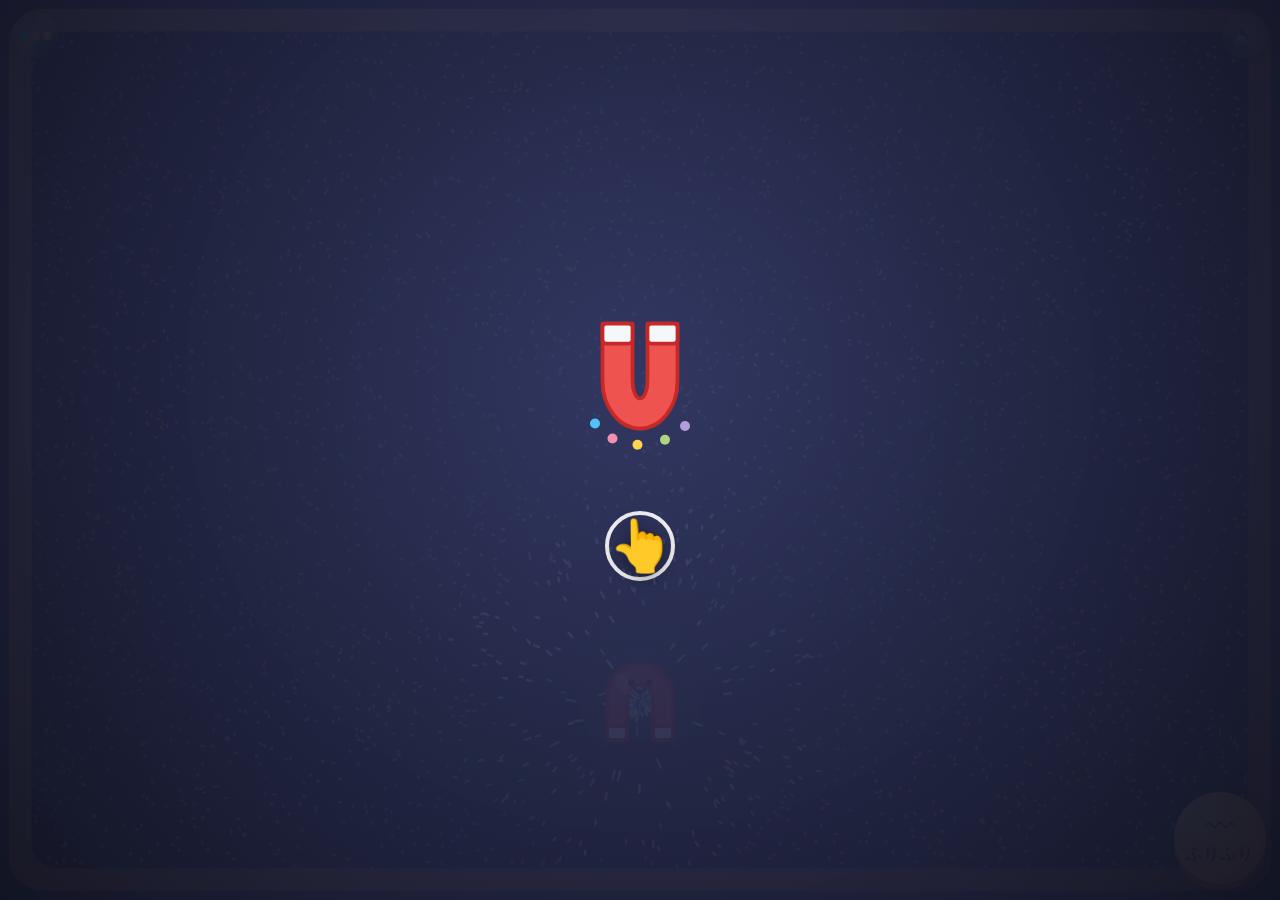
<file: color-magnet-sand-garden/index.html>
<!DOCTYPE html>
<html lang="ja">
<head>
<meta charset="utf-8">
<meta name="viewport" content="width=device-width, initial-scale=1, maximum-scale=1, user-scalable=no, viewport-fit=cover">
<meta name="apple-mobile-web-app-capable" content="yes">
<meta name="mobile-web-app-capable" content="yes">
<meta name="apple-mobile-web-app-status-bar-style" content="black-translucent">
<meta name="apple-mobile-web-app-title" content="すなもよう庭">
<meta name="theme-color" content="#171a2b">
<title>カラーじしゃく すなもよう庭</title>
<link rel="manifest" href="manifest.webmanifest">
<link rel="icon" href="icons/icon.svg" type="image/svg+xml">
<link rel="apple-touch-icon" href="icons/icon-180.png">
<link rel="stylesheet" href="css/style.css">
</head>
<body>
<div id="stage">
  <canvas id="game"></canvas>

  <div id="ui">
    <button id="shakeBtn" type="button" aria-label="すなを ならす">
      <span class="shake-icon">〰</span>
      <span class="shake-label">ふりふり</span>
    </button>
    <button id="muteBtn" type="button" class="chip" aria-label="おとの おんおふ">🔊</button>
    <button id="themeBtn" type="button" class="chip" aria-label="いろを かえる">
      <span class="theme-dots"><i></i><i></i><i></i></span>
    </button>
  </div>

  <div id="title" class="overlay" role="button" aria-label="タップして はじめる">
    <div class="title-card" aria-hidden="true">
      <div class="title-magnet">
        <svg viewBox="0 0 120 120" width="150" height="150">
          <path d="M30 14 h24 v46 a6 14 0 0 0 12 0 V14 h24 v46 a30 38 0 0 1 -60 0 Z"
                fill="#ef5350" stroke="#c62828" stroke-width="3" stroke-linejoin="round"/>
          <rect x="30" y="14" width="24" height="16" rx="3" fill="#f5f7fb" stroke="#c62828" stroke-width="3"/>
          <rect x="66" y="14" width="24" height="16" rx="3" fill="#f5f7fb" stroke="#c62828" stroke-width="3"/>
          <circle cx="24" cy="94" r="4" fill="#4FC3F7"/>
          <circle cx="38" cy="106" r="4" fill="#F48FB1"/>
          <circle cx="58" cy="111" r="4" fill="#FFD54F"/>
          <circle cx="80" cy="107" r="4" fill="#AED581"/>
          <circle cx="96" cy="96" r="4" fill="#B39DDB"/>
        </svg>
      </div>
      <div class="tap-cue">
        <span class="tap-ring"></span>
        <span class="tap-finger">👆</span>
      </div>
    </div>
  </div>
</div>

<script src="js/config.js"></script>
<script src="js/audio.js"></script>
<script src="js/sim.js"></script>
<script src="js/render.js"></script>
<script src="js/input.js"></script>
<script src="js/main.js"></script>
</body>
</html>
</file>
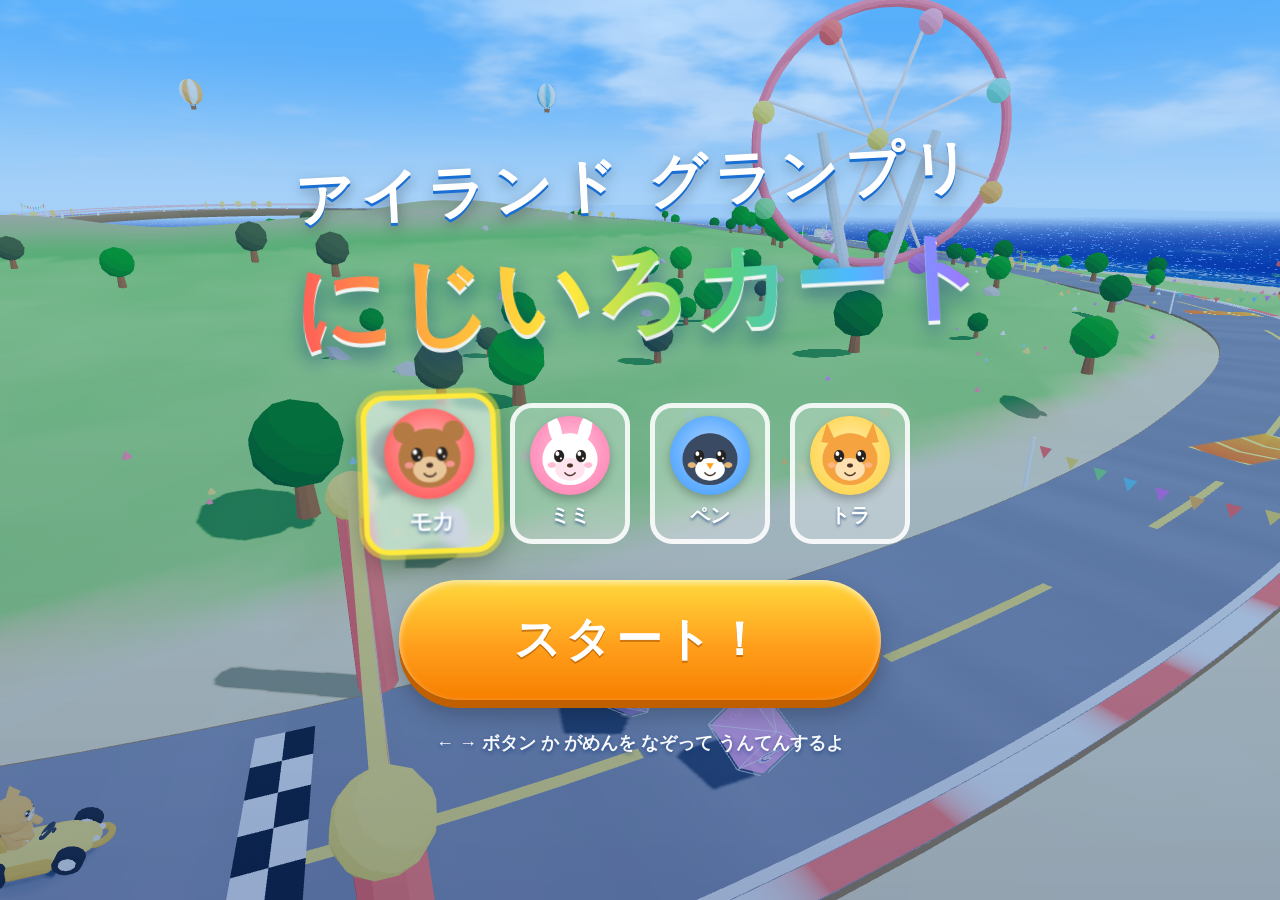
<file: kart-world-3d/index.html>
<!DOCTYPE html>
<html lang="ja">
<head>
<meta charset="UTF-8">
<meta name="viewport" content="width=device-width, initial-scale=1.0, maximum-scale=1.0, user-scalable=no, viewport-fit=cover">
<meta name="apple-mobile-web-app-capable" content="yes">
<meta name="apple-mobile-web-app-status-bar-style" content="black-translucent">
<meta name="theme-color" content="#4ec5f7">
<title>にじいろカート アイランドGP</title>
<link rel="icon" href="data:image/svg+xml,%3Csvg xmlns='http://www.w3.org/2000/svg' viewBox='0 0 100 100'%3E%3Ctext y='.9em' font-size='90'%3E🏎️%3C/text%3E%3C/svg%3E">
<style>
  * { margin:0; padding:0; box-sizing:border-box; -webkit-tap-highlight-color:transparent; }
  html, body { width:100%; height:100%; overflow:hidden; position:fixed; background:#4ec5f7;
    font-family:"Hiragino Maru Gothic ProN","BIZ UDGothic","Rounded Mplus 1c","M PLUS Rounded 1c",sans-serif;
    touch-action:none; -webkit-user-select:none; user-select:none; }
  #game-canvas { position:absolute; inset:0; width:100%; height:100%; display:block; }

  /* ---------- 共通UIパーツ ---------- */
  .screen { position:absolute; inset:0; display:flex; flex-direction:column; align-items:center;
    justify-content:center; z-index:20; transition:opacity .4s; }
  .hidden { opacity:0 !important; pointer-events:none !important; }
  .big-btn {
    border:none; cursor:pointer; color:#fff; font-weight:900;
    font-family:inherit; letter-spacing:.08em;
    background:linear-gradient(180deg,#ffd93d 0%,#ff9f1c 55%,#f77f00 100%);
    border-radius:999px; padding:max(3.2vh,18px) max(9vw,44px);
    font-size:clamp(26px, 6.5vw, 46px);
    box-shadow:0 8px 0 #c05f00, 0 14px 24px rgba(0,0,0,.25), inset 0 3px 6px rgba(255,255,255,.6);
    text-shadow:0 2px 0 rgba(160,80,0,.55);
    transition:transform .08s, box-shadow .08s;
  }
  .big-btn:active { transform:translateY(6px); box-shadow:0 2px 0 #c05f00, 0 6px 12px rgba(0,0,0,.25); }

  /* ---------- タイトル ---------- */
  #title-screen { background:linear-gradient(180deg, rgba(30,150,255,.25), rgba(0,60,160,.35)); }
  #logo { text-align:center; margin-bottom:2vh; transform:rotate(-3deg); }
  #logo .l1 { display:block; font-size:clamp(30px,7vw,58px); font-weight:900; color:#fff;
    text-shadow:0 3px 0 #1a6fd4, 0 6px 14px rgba(0,0,0,.35); letter-spacing:.12em; }
  #logo .l2 { display:block; margin-top:.5vh; font-size:clamp(46px,11vw,96px); font-weight:900; letter-spacing:.02em;
    background:linear-gradient(90deg,#ff5a5a,#ffb13d,#ffe93d,#5ad66f,#4db9ff,#b06bff);
    -webkit-background-clip:text; background-clip:text; color:transparent;
    filter:drop-shadow(0 4px 0 rgba(255,255,255,.9)) drop-shadow(0 9px 10px rgba(0,40,120,.45)); }
  #char-row { display:flex; gap:clamp(8px,2.4vw,20px); margin:3vh 0 4vh; flex-wrap:wrap; justify-content:center; padding:0 12px; }
  .char-card { width:clamp(74px,19vw,120px); border-radius:22px; border:5px solid rgba(255,255,255,.85);
    background:rgba(255,255,255,.28); padding:8px 4px 10px; text-align:center; cursor:pointer;
    transition:transform .15s, background .15s, border-color .15s; backdrop-filter:blur(3px); }
  .char-card img { width:78%; aspect-ratio:1; border-radius:50%; display:block; margin:0 auto;
    box-shadow:0 4px 10px rgba(0,0,0,.25); background:#fff; }
  .char-card .cname { display:block; margin-top:7px; font-weight:900; color:#fff;
    font-size:clamp(14px,3.4vw,20px); text-shadow:0 2px 3px rgba(0,50,120,.6); }
  .char-card.sel { transform:scale(1.13) rotate(-2deg); background:rgba(255,255,255,.55); border-color:#ffe93d;
    box-shadow:0 0 0 4px rgba(255,233,61,.5), 0 10px 24px rgba(0,0,0,.3); }
  #title-hint { margin-top:3.4vh; color:#fff; font-weight:800; font-size:clamp(13px,3vw,18px);
    text-shadow:0 2px 4px rgba(0,50,120,.6); opacity:.95; }
  /* 高さが低い横画面ではロゴとカードを小さく */
  @media (max-height: 480px) {
    #logo .l1 { font-size:clamp(18px,3.6vh,30px); }
    #logo .l2 { font-size:clamp(30px,9vh,60px); }
    #char-row { margin:1.2vh 0 1.6vh; }
    .char-card { width:clamp(64px,17vh,96px); border-width:4px; }
    .big-btn { padding:1.6vh 8vw; font-size:clamp(20px,7vh,34px); }
    #title-hint { margin-top:1.6vh; }
  }

  /* ---------- カウントダウン ---------- */
  #countdown { z-index:22; pointer-events:none; background:transparent; }
  #count-num { font-size:clamp(120px,34vw,300px); font-weight:900; color:#fff;
    text-shadow:0 6px 0 #ff8b1f, 0 14px 30px rgba(0,0,0,.4);
    transform:scale(0); }
  #count-num.pop { animation:countPop .95s ease-out; }
  @keyframes countPop {
    0% { transform:scale(0); opacity:0; }
    18% { transform:scale(1.25); opacity:1; }
    30% { transform:scale(1); }
    80% { transform:scale(1); opacity:1; }
    100% { transform:scale(1.6); opacity:0; }
  }

  /* ---------- HUD ---------- */
  #hud { position:absolute; inset:0; z-index:10; pointer-events:none;
    padding:calc(env(safe-area-inset-top) + 10px) calc(env(safe-area-inset-right) + 12px)
            calc(env(safe-area-inset-bottom) + 10px) calc(env(safe-area-inset-left) + 12px); }
  .hud-chip { position:absolute; display:flex; align-items:center; gap:8px;
    background:rgba(10,40,90,.45); border:3px solid rgba(255,255,255,.85); border-radius:999px;
    padding:6px 16px; color:#fff; font-weight:900; backdrop-filter:blur(3px);
    text-shadow:0 2px 3px rgba(0,0,0,.4); }
  #hud-lap { top:calc(env(safe-area-inset-top) + 10px); left:calc(env(safe-area-inset-left) + 12px);
    font-size:clamp(17px,4.2vw,26px); }
  #hud-coin { top:calc(env(safe-area-inset-top) + 10px); left:50%; transform:translateX(-50%);
    font-size:clamp(17px,4.2vw,26px); color:#ffe36b; }
  #hud-rank { top:calc(env(safe-area-inset-top) + 10px); right:calc(env(safe-area-inset-right) + 12px);
    font-size:clamp(24px,6vw,40px); padding:4px 20px;
    background:linear-gradient(180deg,rgba(255,120,40,.85),rgba(230,60,30,.85)); }
  #hud-rank .rank-suffix { font-size:.55em; }
  #hud-rank.first { background:linear-gradient(180deg,rgba(255,200,40,.95),rgba(255,140,0,.95)); }
  /* 縦画面ではコインを2段目に */
  @media (max-aspect-ratio: 4/5) {
    #hud-coin { top:calc(env(safe-area-inset-top) + 62px); left:calc(env(safe-area-inset-left) + 12px); transform:none; }
  }

  /* ---------- 操作ボタン ---------- */
  .steer-btn { position:absolute; bottom:calc(env(safe-area-inset-bottom) + 3.2vh);
    width:clamp(88px,22vw,150px); height:clamp(88px,22vw,150px); border-radius:50%;
    border:5px solid rgba(255,255,255,.9); pointer-events:auto; cursor:pointer;
    background:radial-gradient(circle at 35% 30%, rgba(255,255,255,.5), rgba(70,140,255,.55) 60%, rgba(30,80,200,.6));
    box-shadow:0 6px 16px rgba(0,0,0,.3), inset 0 3px 8px rgba(255,255,255,.5);
    display:flex; align-items:center; justify-content:center; transition:transform .07s; }
  .steer-btn svg { width:56%; height:56%; filter:drop-shadow(0 3px 2px rgba(0,0,0,.35)); }
  .steer-btn.pressed { transform:scale(.9); background:radial-gradient(circle at 35% 30%, rgba(255,255,255,.7), rgba(255,190,60,.75) 60%, rgba(255,140,0,.8)); }
  #btn-left { left:calc(env(safe-area-inset-left) + 3.4vw); }
  #btn-right { right:calc(env(safe-area-inset-right) + 3.4vw); }

  #btn-item { position:absolute; bottom:calc(env(safe-area-inset-bottom) + 16vh); right:calc(env(safe-area-inset-right) + 3.6vw);
    width:clamp(76px,18vw,124px); height:clamp(76px,18vw,124px); border-radius:32%;
    border:5px solid #fff; pointer-events:auto; cursor:pointer; display:none;
    align-items:center; justify-content:center;
    background:radial-gradient(circle at 35% 28%, #ffffff, #ffe36b 45%, #ff9f1c);
    box-shadow:0 0 0 6px rgba(255,220,80,.45), 0 8px 18px rgba(0,0,0,.35);
    animation:itemPulse 1s infinite; }
  #btn-item img { width:64%; height:64%; }
  @keyframes itemPulse { 0%,100% { transform:scale(1);} 50% { transform:scale(1.09);} }

  /* ---------- お知らせテロップ ---------- */
  #toast { position:absolute; top:24%; left:50%; transform:translate(-50%,-50%) scale(0); z-index:14;
    font-size:clamp(30px,9vw,64px); font-weight:900; color:#fff; pointer-events:none; white-space:nowrap;
    text-shadow:0 4px 0 #ff7b1f, 0 9px 18px rgba(0,0,0,.4); }
  #toast.show { animation:toastPop 1.35s ease-out; }
  @keyframes toastPop {
    0% { transform:translate(-50%,-50%) scale(0); opacity:0; }
    15% { transform:translate(-50%,-50%) scale(1.15); opacity:1; }
    28% { transform:translate(-50%,-50%) scale(1); }
    78% { transform:translate(-50%,-50%) scale(1); opacity:1; }
    100% { transform:translate(-50%,-50%) scale(1.4); opacity:0; }
  }

  /* ---------- ゴール ---------- */
  #finish-screen { background:transparent; z-index:24; }
  #finish-inner { display:flex; flex-direction:column; align-items:center; gap:2.4vh;
    background:rgba(10,40,100,.4); border-radius:36px; padding:5vh 9vw; backdrop-filter:blur(5px);
    border:5px solid rgba(255,255,255,.7); }
  #finish-title { font-size:clamp(44px,12vw,100px); font-weight:900; color:#ffe93d;
    text-shadow:0 4px 0 #ff7b1f, 0 10px 20px rgba(0,0,0,.45); transform:rotate(-3deg); }
  #finish-rank { font-size:clamp(34px,9vw,72px); font-weight:900; color:#fff;
    text-shadow:0 3px 0 #1a6fd4, 0 8px 16px rgba(0,0,0,.4); }
  #finish-msg { font-size:clamp(18px,4.6vw,30px); font-weight:900; color:#fff; text-shadow:0 2px 4px rgba(0,0,0,.5); }

  /* ---------- ローディング ---------- */
  #loading { background:linear-gradient(180deg,#59c7ff,#2f8fe8); z-index:40; }
  #loading .spin { width:70px; height:70px; border-radius:50%;
    border:9px solid rgba(255,255,255,.35); border-top-color:#fff; animation:spin 1s linear infinite; }
  #loading p { margin-top:20px; color:#fff; font-weight:900; font-size:20px; letter-spacing:.1em; }
  @keyframes spin { to { transform:rotate(360deg); } }
</style>
<script type="importmap">
  { "imports": { "three": "./lib/three.module.min.js" } }
</script>
</head>
<body>
  <canvas id="game-canvas"></canvas>

  <div id="hud" class="hidden">
    <div class="hud-chip" id="hud-lap"><span id="lap-flag">🏁</span><span id="lap-text">1/3 しゅうめ</span></div>
    <div class="hud-chip" id="hud-coin"><span>🪙</span><span id="coin-text">0</span></div>
    <div class="hud-chip" id="hud-rank"><span id="rank-num">1</span><span class="rank-suffix">い</span></div>
    <div class="steer-btn" id="btn-left" aria-label="ひだり">
      <svg viewBox="0 0 24 24"><path d="M15.5 4 7 12l8.5 8" fill="none" stroke="#fff" stroke-width="4.5" stroke-linecap="round" stroke-linejoin="round"/></svg>
    </div>
    <div class="steer-btn" id="btn-right" aria-label="みぎ">
      <svg viewBox="0 0 24 24"><path d="M8.5 4 17 12l-8.5 8" fill="none" stroke="#fff" stroke-width="4.5" stroke-linecap="round" stroke-linejoin="round"/></svg>
    </div>
    <div id="btn-item"><img id="item-icon" alt="アイテム"></div>
  </div>

  <div id="toast"></div>

  <div id="countdown" class="screen hidden"><div id="count-num"></div></div>

  <div id="finish-screen" class="screen hidden">
    <div id="finish-inner">
      <div id="finish-title">ゴール！</div>
      <div id="finish-rank"></div>
      <div id="finish-msg"></div>
      <button class="big-btn" id="btn-again">もういちど！</button>
    </div>
  </div>

  <div id="title-screen" class="screen hidden">
    <div id="logo">
      <span class="l1">アイランド グランプリ</span>
      <span class="l2">にじいろカート</span>
    </div>
    <div id="char-row"></div>
    <button class="big-btn" id="btn-start">スタート！</button>
    <div id="title-hint">← → ボタン か がめんを なぞって うんてんするよ</div>
  </div>

  <div id="loading" class="screen"><div class="spin"></div><p>じゅんびちゅう…</p></div>

  <script type="module" src="./src/main.js"></script>
</body>
</html>
</file>
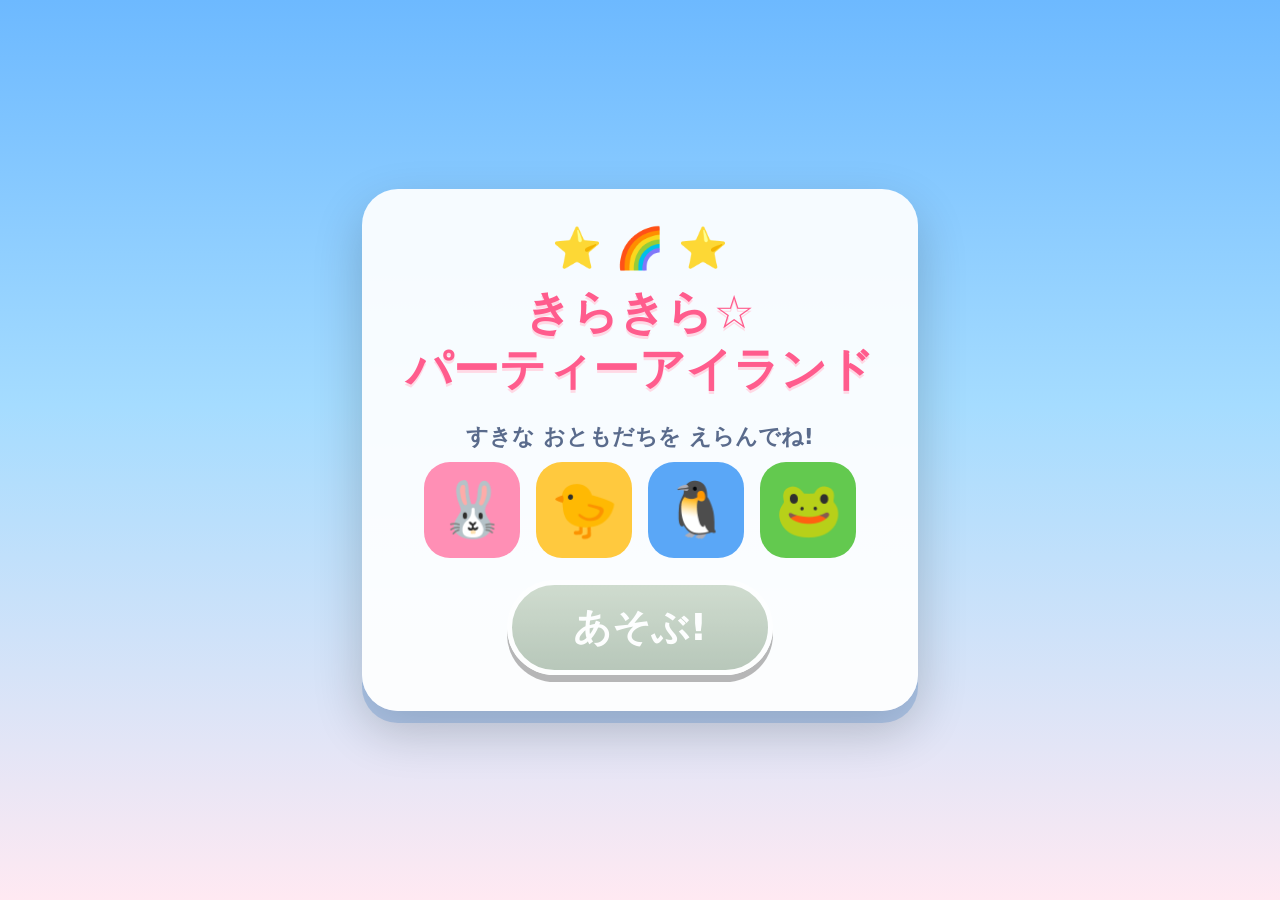
<file: kirakira-party-island/index.html>
<!DOCTYPE html>
<html lang="ja">
<head>
<meta charset="utf-8">
<meta name="viewport" content="width=device-width, initial-scale=1, maximum-scale=1, user-scalable=no, viewport-fit=cover">
<meta name="apple-mobile-web-app-capable" content="yes">
<meta name="mobile-web-app-capable" content="yes">
<meta name="apple-mobile-web-app-status-bar-style" content="black-translucent">
<meta name="theme-color" content="#7ec8ff">
<title>きらきら☆パーティーアイランド</title>
<link rel="manifest" href="manifest.webmanifest">
<link rel="icon" href="icons/icon.svg" type="image/svg+xml">
<link rel="apple-touch-icon" href="icons/icon-180.png">
<link rel="stylesheet" href="css/style.css">
</head>
<body>
<div id="app">
  <canvas id="game-canvas"></canvas>

  <!-- ===== HUD ===== -->
  <div id="hud" class="hidden">
    <div id="hud-top">
      <div id="round-pips" aria-label="ラウンド"></div>
      <div id="player-strip"></div>
      <button id="btn-sound" class="round-btn" aria-label="おと">🔊</button>
    </div>
    <div id="hud-bottom">
      <button id="btn-dice" class="hidden" aria-label="サイコロ">
        <span class="dice-face">🎲</span>
        <span class="dice-label">タップ!</span>
      </button>
    </div>
    <div id="timer-wrap" class="hidden"><div id="timer-bar"></div></div>
    <div id="mg-score" class="hidden">0</div>
  </div>

  <!-- ===== Big center banner ===== -->
  <div id="banner" class="hidden"><div id="banner-inner"></div></div>

  <!-- ===== Tap catcher for minigames ===== -->
  <div id="tap-layer" class="hidden"></div>

  <!-- ===== Title screen ===== -->
  <div id="title-screen">
    <div class="title-sky"></div>
    <div class="title-card">
      <div class="title-stars">⭐ 🌈 ⭐</div>
      <h1>きらきら☆<br>パーティーアイランド</h1>
      <div id="char-select">
        <p class="select-label">すきな おともだちを えらんでね!</p>
        <div id="char-buttons"></div>
      </div>
      <button id="btn-start" class="big-btn" disabled>あそぶ!</button>
    </div>
  </div>

  <!-- ===== Orientation-independent loading ===== -->
  <div id="loading"><div class="loading-star">⭐</div><p>じゅんびちゅう…</p></div>
</div>
<script type="module" src="js/main.js"></script>
</body>
</html>
</file>
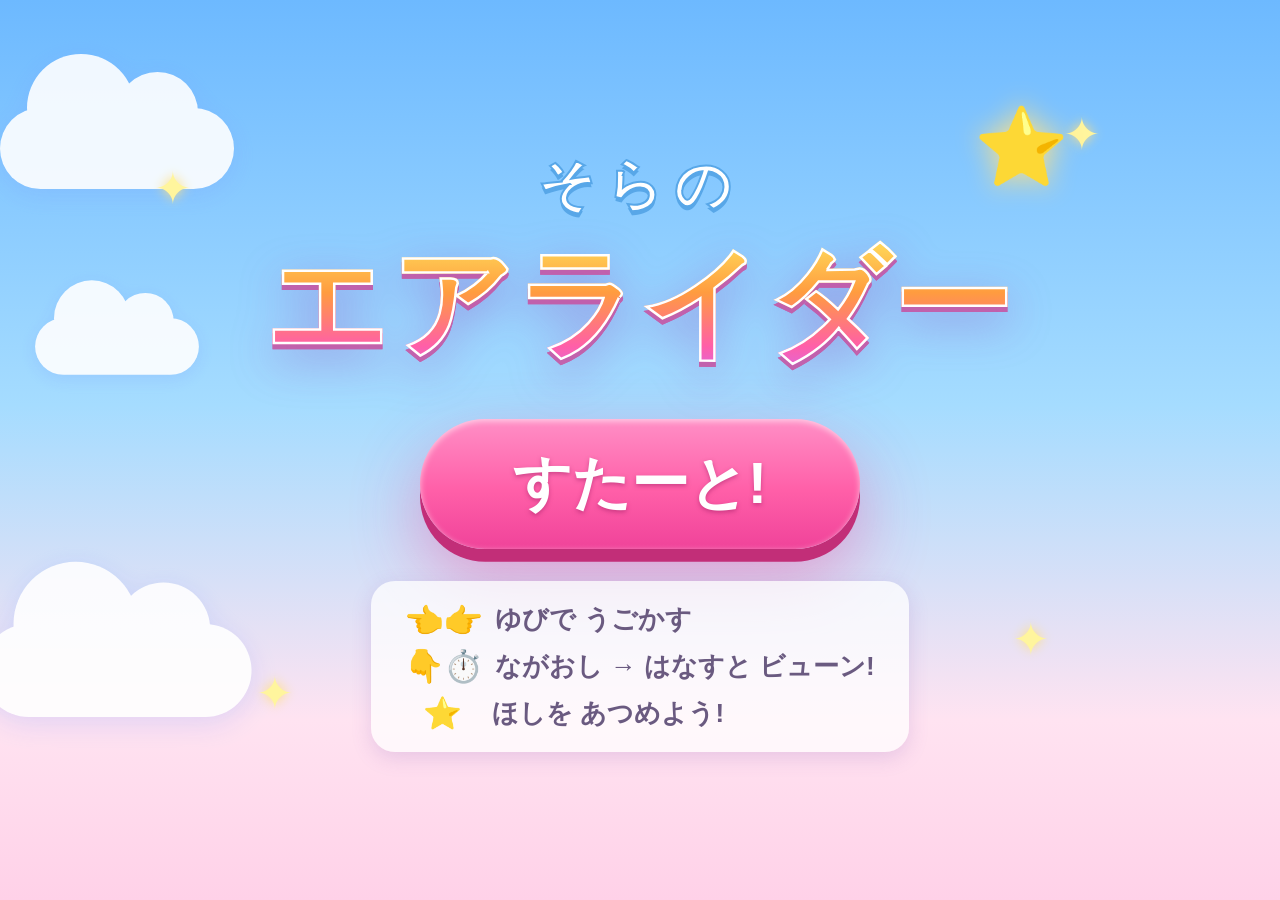
<file: sky-air-rider/index.html>
<!DOCTYPE html>
<html lang="ja">
<head>
<meta charset="UTF-8">
<meta name="viewport" content="width=device-width, initial-scale=1.0, maximum-scale=1.0, user-scalable=no, viewport-fit=cover">
<meta name="apple-mobile-web-app-capable" content="yes">
<meta name="apple-mobile-web-app-status-bar-style" content="black-translucent">
<meta name="theme-color" content="#7ec8ff">
<title>そらのエアライダー</title>
<link rel="stylesheet" href="css/style.css">
<link rel="icon" href="data:image/svg+xml,<svg xmlns='http://www.w3.org/2000/svg' viewBox='0 0 100 100'><text y='.9em' font-size='90'>⭐</text></svg>">
<script type="importmap">
{
  "imports": {
    "three": "./vendor/three.module.js",
    "three/addons/": "./vendor/addons/"
  }
}
</script>
</head>
<body>
<div id="game">
  <canvas id="gl"></canvas>
  <canvas id="fx"></canvas>

  <!-- ===== HUD ===== -->
  <div id="hud" class="hidden">
    <div id="star-counter" class="hud-chip">
      <span class="star-icon">★</span><span id="star-count">0</span>
    </div>
    <div id="lap-counter" class="hud-chip">
      <span class="lap-icon">🏁</span><span id="lap-count">1</span><span class="lap-unit">しゅうめ</span>
    </div>
    <button id="mute-btn" class="round-btn" aria-label="おと">🔊</button>
    <div id="charge-wrap">
      <div id="charge-bar"><div id="charge-fill"></div></div>
      <div id="charge-label">ながおしで ためる!</div>
    </div>
    <div id="toast"></div>
  </div>

  <!-- ===== TITLE ===== -->
  <div id="title-screen">
    <div class="sky-deco">
      <div class="css-cloud c1"></div>
      <div class="css-cloud c2"></div>
      <div class="css-cloud c3"></div>
      <div class="css-star s1">✦</div>
      <div class="css-star s2">✦</div>
      <div class="css-star s3">✦</div>
      <div class="css-star s4">✦</div>
    </div>
    <div id="logo">
      <div id="logo-top">そらの</div>
      <div id="logo-main">エアライダー</div>
      <div id="logo-star">⭐</div>
    </div>
    <button id="start-btn">すたーと!</button>
    <div id="howto">
      <div class="howto-item"><span class="howto-icon">👈👉</span><span>ゆびで うごかす</span></div>
      <div class="howto-item"><span class="howto-icon">👇⏱️</span><span>ながおし → はなすと ビューン!</span></div>
      <div class="howto-item"><span class="howto-icon">⭐</span><span>ほしを あつめよう!</span></div>
    </div>
  </div>

  <!-- ===== BIG MESSAGE (lap / ring) ===== -->
  <div id="big-msg" class="hidden"></div>
</div>
<script type="module" src="js/main.js"></script>
</body>
</html>
</file>
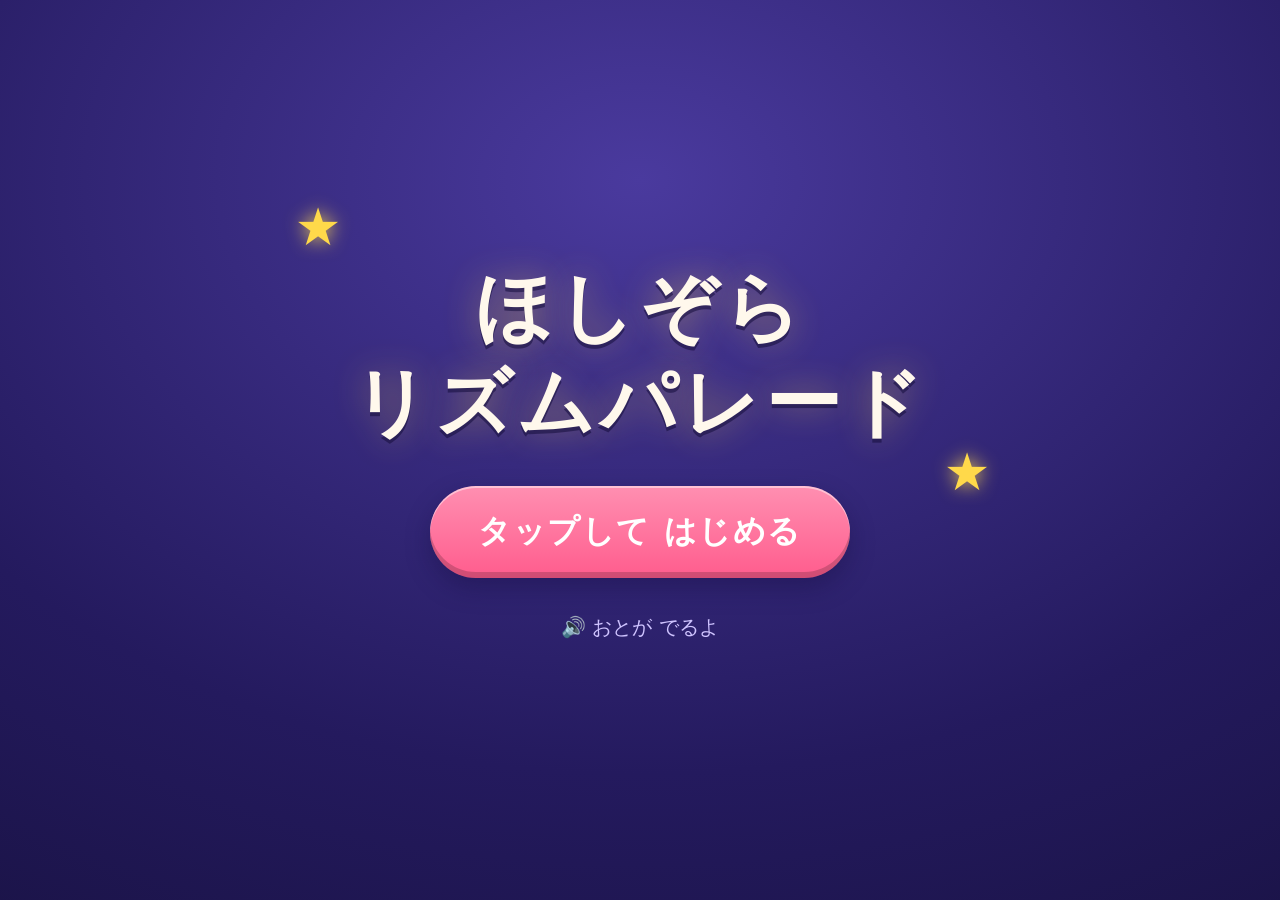
<file: star-rhythm-parade/index.html>
<!DOCTYPE html>
<html lang="ja">
<head>
<meta charset="utf-8">
<meta name="viewport" content="width=device-width, initial-scale=1.0, maximum-scale=1.0, user-scalable=no, viewport-fit=cover">
<meta name="apple-mobile-web-app-capable" content="yes">
<meta name="mobile-web-app-capable" content="yes">
<meta name="apple-mobile-web-app-status-bar-style" content="black-translucent">
<meta name="theme-color" content="#1a1440">
<title>ほしぞら リズムパレード</title>
<link rel="manifest" href="manifest.webmanifest">
<link rel="apple-touch-icon" href="icons/icon-180.png">
<link rel="icon" href="icons/icon.svg" type="image/svg+xml">
<link rel="stylesheet" href="css/style.css">
<script type="importmap">
{
  "imports": {
    "three": "./js/vendor/three.module.min.js",
    "three/addons/": "./js/vendor/addons/"
  }
}
</script>
</head>
<body>
<div id="app">
  <canvas id="stage"></canvas>

  <!-- ===== HTML UI overlay ===== -->
  <div id="ui">

    <!-- boot / audio unlock -->
    <section id="screen-boot" class="screen show">
      <div class="boot-card">
        <div class="boot-logo">
          <span class="logo-star">★</span>
          <h1>ほしぞら<br>リズムパレード</h1>
          <span class="logo-star s2">★</span>
        </div>
        <button id="btn-boot" class="big-btn pulse">タップして はじめる</button>
        <p class="boot-hint">🔊 おとが でるよ</p>
      </div>
    </section>

    <!-- title / menu -->
    <section id="screen-menu" class="screen">
      <h1 class="menu-title"><span>ほしぞら</span> リズムパレード</h1>
      <p class="menu-sub">おんがくに あわせて タップしよう!</p>
      <div class="menu-cards">
        <button class="game-card" data-game="mochi">
          <span class="card-emoji">🐰</span>
          <span class="card-name">もちつき<br>ぺったん</span>
        </button>
        <button class="game-card" data-game="catch">
          <span class="card-emoji">🐱</span>
          <span class="card-name">おほしさま<br>キャッチ</span>
        </button>
        <button class="game-card" data-game="jump">
          <span class="card-emoji">🐻</span>
          <span class="card-name">みんなで<br>ジャンプ</span>
        </button>
      </div>
      <div class="menu-stars" id="menu-stars"></div>
    </section>

    <!-- in-game HUD -->
    <section id="screen-game" class="screen">
      <div class="hud-top">
        <button id="btn-home" class="icon-btn" aria-label="やめる">🏠</button>
        <div id="hud-stars" class="hud-stars"></div>
      </div>
      <div id="cue-banner" class="cue-banner"></div>
      <div id="feedback" class="feedback"></div>
      <div id="tap-hint" class="tap-hint">
        <div class="tap-ring"></div>
        <span>タップ!</span>
      </div>
    </section>

    <!-- results -->
    <section id="screen-result" class="screen">
      <div class="result-card">
        <h2 id="result-title">やったね!</h2>
        <div id="result-stars" class="result-stars">
          <span class="rstar">★</span><span class="rstar">★</span><span class="rstar">★</span>
        </div>
        <p id="result-msg" class="result-msg">とっても じょうずだったよ!</p>
        <div class="result-btns">
          <button id="btn-again" class="big-btn">もういっかい</button>
          <button id="btn-menu" class="big-btn ghost">えらぶ</button>
        </div>
      </div>
    </section>

  </div>

  <!-- orientation-safe rotate hint (only if too tiny) -->
  <div id="flash"></div>
</div>
<script type="module" src="js/main.js"></script>
</body>
</html>
</file>
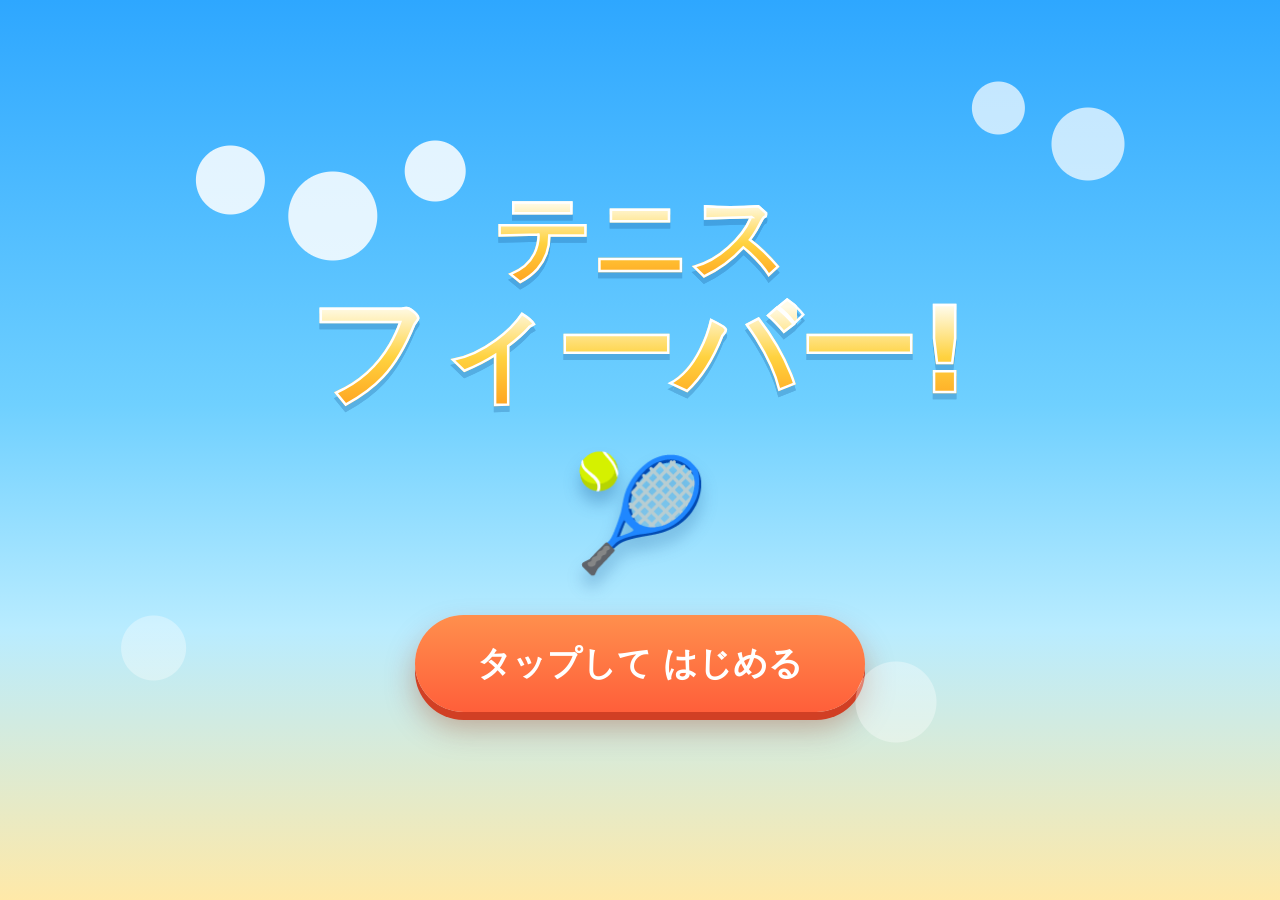
<file: tennis-fever-3d/index.html>
<!DOCTYPE html>
<html lang="ja">
<head>
<meta charset="utf-8">
<title>テニス フィーバー!</title>
<meta name="viewport" content="width=device-width, initial-scale=1, maximum-scale=1, user-scalable=no, viewport-fit=cover">
<meta name="apple-mobile-web-app-capable" content="yes">
<meta name="mobile-web-app-capable" content="yes">
<meta name="apple-mobile-web-app-status-bar-style" content="black-translucent">
<meta name="theme-color" content="#37b6ff">
<link rel="stylesheet" href="css/style.css">
<script type="importmap">
{ "imports": { "three": "./js/vendor/three.module.js" } }
</script>
</head>
<body>
<div id="app">
  <canvas id="gl"></canvas>

  <!-- ===== HUD ===== -->
  <div id="hud" class="hidden">
    <div id="star-box">
      <span class="star-icon">★</span>
      <span id="star-count">0</span>
    </div>
    <div id="rally-box" class="hidden">
      <span id="rally-count">0</span>
      <span class="rally-label">ラリー</span>
    </div>
    <button id="mute-btn" aria-label="おと">🔊</button>
    <div id="fever-gauge">
      <div id="fever-fill"></div>
      <div id="fever-label">フィーバー</div>
    </div>
  </div>

  <!-- floating text pops live here -->
  <div id="pops"></div>

  <!-- ===== TITLE ===== -->
  <div id="title-screen">
    <div class="sky-deco"></div>
    <h1 id="logo">
      <span class="logo-line1">
        <i>テ</i><i>ニ</i><i>ス</i>
      </span>
      <span class="logo-line2">
        <i>フ</i><i>ィ</i><i>ー</i><i>バ</i><i>ー</i><i>!</i>
      </span>
    </h1>
    <div id="title-ball">🎾</div>
    <button id="start-btn">タップして はじめる</button>
  </div>

  <!-- ===== CHARACTER SELECT ===== -->
  <div id="select-screen" class="hidden">
    <h2>だれで あそぶ?</h2>
    <div id="char-cards">
      <button class="char-card" data-char="bunny" style="--c:#ff8fb8; --c2:#ffd7e6;">
        <svg viewBox="0 0 100 100" aria-hidden="true">
          <ellipse cx="38" cy="18" rx="9" ry="20" fill="#ff8fb8"/>
          <ellipse cx="62" cy="18" rx="9" ry="20" fill="#ff8fb8"/>
          <ellipse cx="38" cy="20" rx="4.5" ry="13" fill="#ffd7e6"/>
          <ellipse cx="62" cy="20" rx="4.5" ry="13" fill="#ffd7e6"/>
          <circle cx="50" cy="58" r="34" fill="#ff8fb8"/>
          <circle cx="38" cy="52" r="5.5" fill="#3a2a30"/>
          <circle cx="62" cy="52" r="5.5" fill="#3a2a30"/>
          <circle cx="40" cy="50" r="2" fill="#fff"/>
          <circle cx="64" cy="50" r="2" fill="#fff"/>
          <circle cx="30" cy="64" r="6" fill="#ffb9d2" opacity=".8"/>
          <circle cx="70" cy="64" r="6" fill="#ffb9d2" opacity=".8"/>
          <path d="M44 66 Q50 72 56 66" stroke="#3a2a30" stroke-width="3" fill="none" stroke-linecap="round"/>
          <ellipse cx="50" cy="62" rx="3.5" ry="2.5" fill="#e2557f"/>
        </svg>
        <span class="char-name">ミミ</span>
      </button>
      <button class="char-card" data-char="cat" style="--c:#ffb347; --c2:#ffe3b3;">
        <svg viewBox="0 0 100 100" aria-hidden="true">
          <path d="M20 38 L28 8 L48 26 Z" fill="#ffb347"/>
          <path d="M80 38 L72 8 L52 26 Z" fill="#ffb347"/>
          <path d="M25 32 L29 16 L41 27 Z" fill="#ffe3b3"/>
          <path d="M75 32 L71 16 L59 27 Z" fill="#ffe3b3"/>
          <circle cx="50" cy="58" r="34" fill="#ffb347"/>
          <circle cx="38" cy="52" r="5.5" fill="#33313a"/>
          <circle cx="62" cy="52" r="5.5" fill="#33313a"/>
          <circle cx="40" cy="50" r="2" fill="#fff"/>
          <circle cx="64" cy="50" r="2" fill="#fff"/>
          <path d="M44 66 Q47 70 50 66 Q53 70 56 66" stroke="#33313a" stroke-width="3" fill="none" stroke-linecap="round"/>
          <ellipse cx="50" cy="61" rx="3.5" ry="2.5" fill="#e2794f"/>
          <path d="M18 58 h12 M18 66 h12 M70 58 h12 M70 66 h12" stroke="#e89a3c" stroke-width="2.5" stroke-linecap="round"/>
        </svg>
        <span class="char-name">トラ</span>
      </button>
      <button class="char-card" data-char="dino" style="--c:#5fd18a; --c2:#c3f3d4;">
        <svg viewBox="0 0 100 100" aria-hidden="true">
          <path d="M50 6 L58 20 L42 20 Z" fill="#38a869"/>
          <path d="M32 14 L40 26 L26 28 Z" fill="#38a869"/>
          <path d="M68 14 L60 26 L74 28 Z" fill="#38a869"/>
          <circle cx="50" cy="58" r="34" fill="#5fd18a"/>
          <ellipse cx="50" cy="70" rx="20" ry="14" fill="#c3f3d4"/>
          <circle cx="38" cy="50" r="5.5" fill="#2c3d33"/>
          <circle cx="62" cy="50" r="5.5" fill="#2c3d33"/>
          <circle cx="40" cy="48" r="2" fill="#fff"/>
          <circle cx="64" cy="48" r="2" fill="#fff"/>
          <path d="M42 64 Q50 71 58 64" stroke="#2c3d33" stroke-width="3" fill="none" stroke-linecap="round"/>
        </svg>
        <span class="char-name">ガオ</span>
      </button>
    </div>
    <p class="select-hint">すきな こを タッチしてね</p>
  </div>

  <!-- ===== HOW TO (one picture) ===== -->
  <div id="howto-screen" class="hidden">
    <div class="howto-card">
      <div class="howto-hand">👆</div>
      <p>ボールが きたら<br><b>タッチ!</b></p>
      <button id="go-btn">あそぶ!</button>
    </div>
  </div>

  <!-- fever flash overlay -->
  <div id="fever-flash"></div>

  <!-- rotate is never required; both orientations OK -->
</div>
<script type="module" src="js/main.js"></script>
</body>
</html>
</file>
<file: color-magnet-sand-garden/css/style.css>
/* カラーじしゃく すなもよう庭 */
* { margin: 0; padding: 0; box-sizing: border-box; }

html, body {
  width: 100%;
  height: 100%;
  overflow: hidden;
  background: #171a2b;
  touch-action: none;
  -webkit-user-select: none;
  user-select: none;
  -webkit-touch-callout: none;
  -webkit-tap-highlight-color: transparent;
  font-family: "Hiragino Maru Gothic ProN", "BIZ UDGothic", "Rounded Mplus 1c",
               "Yu Gothic", "Noto Sans JP", system-ui, sans-serif;
}

#stage {
  position: fixed;
  inset: 0;
  overflow: hidden;
}

#stage.shaking { animation: stage-shake 0.5s ease-in-out; }
@keyframes stage-shake {
  0%   { transform: translate(0, 0); }
  15%  { transform: translate(-7px, 3px); }
  30%  { transform: translate(6px, -4px); }
  45%  { transform: translate(-5px, -3px); }
  60%  { transform: translate(4px, 3px); }
  75%  { transform: translate(-3px, 1px); }
  100% { transform: translate(0, 0); }
}

#game {
  position: absolute;
  inset: 0;
  width: 100%;
  height: 100%;
  display: block;
}

/* ---------- UI ---------- */
#ui {
  position: absolute;
  inset: 0;
  pointer-events: none;
}
#ui button { pointer-events: auto; }

#shakeBtn {
  position: absolute;
  right: calc(14px + env(safe-area-inset-right, 0px));
  bottom: calc(16px + env(safe-area-inset-bottom, 0px));
  width: 92px;
  height: 92px;
  border-radius: 50%;
  border: none;
  background: radial-gradient(circle at 32% 28%, #ffe082, #ffb74d 62%, #f57c00);
  box-shadow: 0 6px 0 #b35a09, 0 10px 22px rgba(0,0,0,.45);
  color: #5d2e00;
  display: flex;
  flex-direction: column;
  align-items: center;
  justify-content: center;
  gap: 2px;
  cursor: pointer;
  transition: transform .08s ease, box-shadow .08s ease;
}
#shakeBtn:active,
#shakeBtn.pressed {
  transform: translateY(5px);
  box-shadow: 0 1px 0 #b35a09, 0 4px 10px rgba(0,0,0,.4);
}
#shakeBtn .shake-icon { font-size: 30px; line-height: 1; }
#shakeBtn .shake-label { font-size: 16px; font-weight: 700; letter-spacing: .05em; }
#shakeBtn.wiggling { animation: btn-wiggle 2.4s ease-in-out infinite; }
@keyframes btn-wiggle {
  0%, 86%, 100% { rotate: 0deg; }
  90% { rotate: -6deg; }
  94% { rotate: 6deg; }
  98% { rotate: -3deg; }
}

.chip {
  width: 46px;
  height: 46px;
  border-radius: 50%;
  border: none;
  background: rgba(255,255,255,.14);
  backdrop-filter: blur(4px);
  -webkit-backdrop-filter: blur(4px);
  color: #fff;
  font-size: 21px;
  display: flex;
  align-items: center;
  justify-content: center;
  cursor: pointer;
  box-shadow: 0 2px 8px rgba(0,0,0,.3);
}
.chip:active { transform: scale(.92); }

#muteBtn {
  position: absolute;
  top: calc(12px + env(safe-area-inset-top, 0px));
  right: calc(12px + env(safe-area-inset-right, 0px));
}
#muteBtn.muted { opacity: .55; }

#themeBtn {
  position: absolute;
  top: calc(12px + env(safe-area-inset-top, 0px));
  left: calc(12px + env(safe-area-inset-left, 0px));
}
.theme-dots { display: flex; gap: 3px; }
.theme-dots i {
  width: 9px; height: 9px; border-radius: 50%;
  background: var(--d, #fff);
}
.theme-dots i:nth-child(1) { --d: #4FC3F7; }
.theme-dots i:nth-child(2) { --d: #F48FB1; }
.theme-dots i:nth-child(3) { --d: #FFD54F; }

/* ---------- タイトル ---------- */
.overlay {
  position: absolute;
  inset: 0;
  display: flex;
  align-items: center;
  justify-content: center;
  background: radial-gradient(circle at 50% 42%, rgba(52,58,102,.92), rgba(18,20,35,.96));
  z-index: 10;
  transition: opacity .5s ease;
}
.overlay.hidden { opacity: 0; pointer-events: none; }

.title-card {
  text-align: center;
  color: #fff;
  padding: 24px;
  max-width: 90vw;
}
.title-magnet { animation: float 3s ease-in-out infinite; }
@keyframes float {
  0%, 100% { transform: translateY(0); }
  50% { transform: translateY(-9px); }
}

/* 文字なしのタップ誘導: 波紋と、トンと押す指 */
.tap-cue {
  position: relative;
  margin-top: 38px;
  height: 96px;
  display: flex;
  align-items: center;
  justify-content: center;
}
.tap-ring {
  position: absolute;
  width: 70px;
  height: 70px;
  border-radius: 50%;
  border: 4px solid rgba(255,255,255,.9);
  animation: tap-ring 1.5s ease-out infinite;
}
@keyframes tap-ring {
  0%   { transform: scale(.35); opacity: .9; }
  70%  { transform: scale(1.5); opacity: 0; }
  100% { transform: scale(1.5); opacity: 0; }
}
.tap-finger {
  font-size: 50px;
  filter: drop-shadow(0 4px 8px rgba(0,0,0,.4));
  animation: tap-tap 1.5s ease-in-out infinite;
}
@keyframes tap-tap {
  0%, 100% { transform: translateY(-8px); }
  30%      { transform: translateY(8px) scale(.9); }
  55%      { transform: translateY(-8px); }
}
</file>
<file: kirakira-party-island/css/style.css>
/* きらきら☆パーティーアイランド — 4歳児向け 3D パーティーゲーム */

* { margin: 0; padding: 0; box-sizing: border-box; }

html, body {
  width: 100%;
  height: 100%;
  overflow: hidden;
  position: fixed;
  background: #7ec8ff;
  font-family: "Hiragino Maru Gothic ProN", "BIZ UDGothic", "Yu Gothic",
    "Segoe UI", system-ui, sans-serif;
  touch-action: none;
  -webkit-user-select: none;
  user-select: none;
  -webkit-touch-callout: none;
  -webkit-tap-highlight-color: transparent;
}

#app { position: fixed; inset: 0; }

#game-canvas {
  position: absolute;
  inset: 0;
  width: 100%;
  height: 100%;
  display: block;
}

.hidden { display: none !important; }

/* ============ HUD ============ */
#hud {
  position: absolute;
  inset: 0;
  pointer-events: none;
  z-index: 10;
}

#hud-top {
  position: absolute;
  top: max(8px, env(safe-area-inset-top));
  left: max(8px, env(safe-area-inset-left));
  right: max(8px, env(safe-area-inset-right));
  display: flex;
  align-items: flex-start;
  gap: 8px;
}

#round-pips {
  display: flex;
  gap: 4px;
  background: rgba(255, 255, 255, 0.85);
  border-radius: 999px;
  padding: 8px 12px;
  font-size: clamp(14px, 3.5vmin, 22px);
  box-shadow: 0 3px 0 rgba(70, 120, 190, 0.35);
}
#round-pips .pip { opacity: 0.25; transition: opacity 0.3s, transform 0.3s; }
#round-pips .pip.on { opacity: 1; transform: scale(1.15); }

#player-strip {
  display: flex;
  flex-wrap: wrap;
  gap: 6px;
  margin-left: auto;
  justify-content: flex-end;
}

.pcard {
  display: flex;
  align-items: center;
  gap: 5px;
  background: rgba(255, 255, 255, 0.85);
  border-radius: 999px;
  padding: 4px 10px 4px 4px;
  box-shadow: 0 3px 0 rgba(70, 120, 190, 0.35);
  border: 3px solid transparent;
  transition: transform 0.25s, border-color 0.25s;
}
.pcard.active { border-color: #ffd23e; transform: scale(1.12); }
.pcard.me { background: #fff8dc; }
.pcard .face {
  width: clamp(26px, 6.5vmin, 40px);
  height: clamp(26px, 6.5vmin, 40px);
  border-radius: 50%;
  display: grid;
  place-items: center;
  font-size: clamp(16px, 4.2vmin, 26px);
  color: #fff;
}
.pcard .counts {
  display: flex;
  flex-direction: column;
  line-height: 1.05;
  font-weight: 800;
  font-size: clamp(11px, 2.8vmin, 17px);
  color: #4a4a6a;
}
.pcard .counts .stars { color: #e8a400; }
.pcard .counts .coins { color: #b8860b; }

/* ミニゲーム中は上部をすっきりさせる */
#hud.mg-mode #round-pips,
#hud.mg-mode #player-strip { display: none; }

.round-btn {
  pointer-events: auto;
  width: clamp(40px, 9vmin, 54px);
  height: clamp(40px, 9vmin, 54px);
  border-radius: 50%;
  border: none;
  background: rgba(255, 255, 255, 0.85);
  font-size: clamp(18px, 4.5vmin, 28px);
  box-shadow: 0 3px 0 rgba(70, 120, 190, 0.35);
  cursor: pointer;
}
.round-btn:active { transform: translateY(2px); box-shadow: none; }

/* ============ Dice button ============ */
#hud-bottom {
  position: absolute;
  bottom: max(14px, env(safe-area-inset-bottom));
  left: 0;
  right: 0;
  display: flex;
  justify-content: center;
  pointer-events: none;
}

#btn-dice {
  pointer-events: auto;
  display: flex;
  flex-direction: column;
  align-items: center;
  justify-content: center;
  width: clamp(110px, 26vmin, 170px);
  height: clamp(110px, 26vmin, 170px);
  border-radius: 50%;
  border: 6px solid #fff;
  background: linear-gradient(180deg, #ff8fb5 0%, #ff5c8d 100%);
  color: #fff;
  cursor: pointer;
  box-shadow: 0 8px 0 #d13c6e, 0 12px 24px rgba(0, 0, 0, 0.25);
  animation: dice-bounce 1s ease-in-out infinite;
}
#btn-dice:active { transform: translateY(6px); box-shadow: 0 2px 0 #d13c6e; }
#btn-dice .dice-face { font-size: clamp(44px, 11vmin, 72px); line-height: 1; }
#btn-dice .dice-label {
  font-size: clamp(18px, 4.5vmin, 28px);
  font-weight: 900;
  text-shadow: 0 2px 0 rgba(0, 0, 0, 0.2);
}
@keyframes dice-bounce {
  0%, 100% { transform: translateY(0) scale(1); }
  50% { transform: translateY(-8px) scale(1.04); }
}

/* ============ Timer bar (minigames) ============ */
#timer-wrap {
  position: absolute;
  top: max(8px, env(safe-area-inset-top));
  left: 50%;
  transform: translateX(-50%);
  width: min(60vw, 420px);
  height: clamp(14px, 3.2vmin, 20px);
  background: rgba(255, 255, 255, 0.6);
  border-radius: 999px;
  overflow: hidden;
  box-shadow: inset 0 2px 4px rgba(0, 0, 0, 0.15);
}
#timer-bar {
  height: 100%;
  width: 100%;
  border-radius: 999px;
  background: linear-gradient(90deg, #7dff8a, #ffe45c, #ff9d5c);
  transition: width 0.2s linear;
}

#mg-score {
  position: absolute;
  top: calc(max(8px, env(safe-area-inset-top)) + clamp(20px, 4.5vmin, 30px));
  left: 50%;
  transform: translateX(-50%);
  font-size: clamp(38px, 10vmin, 66px);
  font-weight: 900;
  color: #fff;
  text-shadow: 0 3px 0 #e8698f, 0 6px 14px rgba(0, 0, 0, 0.3);
  pointer-events: none;
}
#mg-score.pop { animation: score-pop 0.3s ease; }
@keyframes score-pop {
  0% { transform: translateX(-50%) scale(1); }
  40% { transform: translateX(-50%) scale(1.5); }
  100% { transform: translateX(-50%) scale(1); }
}

/* ============ Banner ============ */
#banner {
  position: absolute;
  inset: 0;
  display: grid;
  place-items: center;
  z-index: 30;
  pointer-events: none;
}
#banner-inner {
  background: linear-gradient(180deg, #fffdf2, #ffeeb8);
  border: 6px solid #ffd23e;
  border-radius: 32px;
  padding: clamp(16px, 4vmin, 30px) clamp(26px, 7vmin, 60px);
  font-size: clamp(26px, 7.5vmin, 58px);
  font-weight: 900;
  color: #59452a;
  text-align: center;
  box-shadow: 0 10px 0 rgba(214, 158, 20, 0.55), 0 16px 40px rgba(0, 0, 0, 0.25);
  animation: banner-in 0.45s cubic-bezier(0.2, 1.6, 0.4, 1);
  line-height: 1.25;
  max-width: 92vw;
}
#banner-inner .sub {
  display: block;
  font-size: 0.55em;
  color: #8a6d3f;
  margin-top: 0.2em;
}
#banner-inner .icon { font-size: 1.5em; display: block; }
@keyframes banner-in {
  0% { transform: scale(0.2) rotate(-8deg); opacity: 0; }
  100% { transform: scale(1) rotate(0deg); opacity: 1; }
}
#banner.out #banner-inner { animation: banner-out 0.3s ease forwards; }
@keyframes banner-out {
  to { transform: scale(0.3) rotate(6deg); opacity: 0; }
}

/* ============ Tap layer ============ */
#tap-layer {
  position: absolute;
  inset: 0;
  z-index: 5;
}

/* ============ Title screen ============ */
#title-screen {
  position: absolute;
  inset: 0;
  z-index: 50;
  display: grid;
  place-items: center;
  overflow: hidden;
  transition: opacity 0.5s ease;
}
#title-screen.fade { opacity: 0; pointer-events: none; }
.title-sky {
  position: absolute;
  inset: 0;
  background: linear-gradient(180deg, #6db9ff 0%, #a5dcff 45%, #ffe9f2 100%);
}
.title-card {
  position: relative;
  background: rgba(255, 255, 255, 0.92);
  border-radius: 36px;
  padding: clamp(18px, 4.5vmin, 36px) clamp(20px, 5vmin, 44px);
  text-align: center;
  box-shadow: 0 12px 0 rgba(90, 140, 200, 0.35), 0 20px 50px rgba(0, 0, 0, 0.2);
  max-width: min(92vw, 560px);
  max-height: 94svh;
  overflow-y: auto;
}
.title-stars { font-size: clamp(22px, 6vmin, 40px); animation: floaty 2.4s ease-in-out infinite; }
@keyframes floaty {
  0%, 100% { transform: translateY(0); }
  50% { transform: translateY(-6px); }
}
.title-card h1 {
  font-size: clamp(24px, 6.5vmin, 46px);
  font-weight: 900;
  color: #ff5c8d;
  text-shadow: 0 3px 0 #ffd9e5;
  margin: 0.25em 0 0.5em;
  line-height: 1.25;
}
.select-label {
  font-size: clamp(14px, 3.6vmin, 22px);
  font-weight: 800;
  color: #5a6b8c;
  margin-bottom: 10px;
}
#char-buttons {
  display: flex;
  justify-content: center;
  gap: clamp(8px, 2.4vmin, 16px);
  margin-bottom: clamp(12px, 3vmin, 22px);
}
.char-btn {
  width: clamp(64px, 16vmin, 96px);
  height: clamp(64px, 16vmin, 96px);
  border-radius: 26px;
  border: 5px solid transparent;
  font-size: clamp(34px, 9vmin, 54px);
  cursor: pointer;
  display: grid;
  place-items: center;
  transition: transform 0.2s, border-color 0.2s;
  color: #fff;
}
.char-btn.sel {
  border-color: #ffd23e;
  transform: scale(1.15) rotate(-4deg);
  animation: wiggle 0.6s ease-in-out infinite;
}
@keyframes wiggle {
  0%, 100% { transform: scale(1.15) rotate(-4deg); }
  50% { transform: scale(1.15) rotate(4deg); }
}
.big-btn {
  font-family: inherit;
  font-size: clamp(22px, 6vmin, 38px);
  font-weight: 900;
  color: #fff;
  background: linear-gradient(180deg, #7dde6a, #43c04e);
  border: 5px solid #fff;
  border-radius: 999px;
  padding: 0.45em 1.6em;
  cursor: pointer;
  box-shadow: 0 7px 0 #2f9139, 0 12px 24px rgba(0, 0, 0, 0.2);
}
.big-btn:disabled { filter: grayscale(0.8); opacity: 0.6; box-shadow: 0 7px 0 #888; }
.big-btn:not(:disabled):active { transform: translateY(5px); box-shadow: 0 2px 0 #2f9139; }

/* ============ Loading ============ */
#loading {
  position: absolute;
  inset: 0;
  z-index: 60;
  display: grid;
  place-content: center;
  justify-items: center;
  background: #7ec8ff;
  color: #fff;
  font-size: clamp(16px, 4vmin, 24px);
  font-weight: 800;
  transition: opacity 0.4s;
}
#loading.fade { opacity: 0; pointer-events: none; }
.loading-star { font-size: clamp(48px, 14vmin, 90px); animation: spin 1.4s linear infinite; }
@keyframes spin { to { transform: rotate(360deg); } }

/* floating emoji burst used by ui.js */
.fx-emoji {
  position: absolute;
  z-index: 40;
  pointer-events: none;
  font-size: clamp(26px, 7vmin, 44px);
  animation: fx-rise 1s ease-out forwards;
}
@keyframes fx-rise {
  0% { transform: translate(-50%, -50%) scale(0.4); opacity: 1; }
  100% { transform: translate(-50%, -160%) scale(1.4); opacity: 0; }
}
</file>
<file: sky-air-rider/css/style.css>
/* ================================================
   そらのエアライダー — UI styles
   (4歳児向け: 大きい・丸い・カラフル・ひらがな)
   ================================================ */
* { margin: 0; padding: 0; box-sizing: border-box; -webkit-tap-highlight-color: transparent; }

html, body {
  width: 100%; height: 100%;
  overflow: hidden;
  position: fixed;
  touch-action: none;
  -webkit-user-select: none; user-select: none;
  -webkit-touch-callout: none;
  background: #7ec8ff;
  font-family: "Hiragino Maru Gothic ProN", "BIZ UDGothic", "Rounded Mplus 1c", "M PLUS Rounded 1c", "Yu Gothic", sans-serif;
}

#game { position: fixed; inset: 0; overflow: hidden; }

#gl, #fx {
  position: absolute; inset: 0;
  width: 100%; height: 100%;
  display: block;
}
#fx { pointer-events: none; }

.hidden { display: none !important; }

/* ============ HUD ============ */
#hud { position: absolute; inset: 0; pointer-events: none; z-index: 10; }

.hud-chip {
  position: absolute;
  top: calc(env(safe-area-inset-top, 0px) + 10px);
  display: flex; align-items: center; gap: 6px;
  background: rgba(255,255,255,0.88);
  border: 3px solid #ffb7d5;
  border-radius: 999px;
  padding: 6px 18px;
  font-size: clamp(20px, 4.5vmin, 34px);
  font-weight: 900;
  color: #5a4a6a;
  box-shadow: 0 4px 0 rgba(180,120,180,0.35), 0 6px 18px rgba(60,40,120,0.18);
}
#star-counter { left: calc(env(safe-area-inset-left, 0px) + 12px); }
.hud-chip.pop { animation: chipPop 0.32s ease; }
@keyframes chipPop {
  40% { transform: scale(1.22) rotate(-3deg); }
  100% { transform: scale(1) rotate(0); }
}
#star-counter .star-icon { color: #ffb400; text-shadow: 0 0 8px #ffe28a; font-size: 1.15em; }
#lap-counter { right: calc(env(safe-area-inset-right, 0px) + 12px); border-color: #9fd8ff; }
#lap-counter .lap-unit { font-size: 0.55em; opacity: 0.75; margin-left: 2px; }

#mute-btn {
  position: absolute;
  bottom: calc(env(safe-area-inset-bottom, 0px) + 12px);
  right: calc(env(safe-area-inset-right, 0px) + 12px);
  pointer-events: auto;
  z-index: 12;
}
.round-btn {
  width: clamp(46px, 9vmin, 64px); height: clamp(46px, 9vmin, 64px);
  border-radius: 50%;
  border: 3px solid #ffb7d5;
  background: rgba(255,255,255,0.88);
  font-size: clamp(20px, 4.5vmin, 30px);
  box-shadow: 0 4px 0 rgba(180,120,180,0.35);
  cursor: pointer;
}
.round-btn:active { transform: translateY(2px); box-shadow: 0 2px 0 rgba(180,120,180,0.35); }

/* charge gauge */
#charge-wrap {
  position: absolute;
  left: 50%; transform: translateX(-50%);
  bottom: calc(env(safe-area-inset-bottom, 0px) + 16px);
  width: min(60vw, 340px);
  text-align: center;
}
#charge-bar {
  height: clamp(14px, 3vmin, 22px);
  border-radius: 999px;
  background: rgba(255,255,255,0.55);
  border: 3px solid rgba(255,255,255,0.9);
  overflow: hidden;
  box-shadow: 0 4px 14px rgba(60,40,120,0.2);
}
#charge-fill {
  height: 100%; width: 0%;
  border-radius: 999px;
  background: linear-gradient(90deg, #ffd93d, #ff9a3d, #ff5db1);
  transition: width 0.05s linear;
}
#charge-bar.full #charge-fill {
  animation: chargePulse 0.35s infinite alternate;
}
@keyframes chargePulse {
  from { filter: brightness(1) saturate(1); }
  to   { filter: brightness(1.6) saturate(1.5); }
}
#charge-label {
  margin-top: 6px;
  font-size: clamp(13px, 2.8vmin, 18px);
  font-weight: 800;
  color: #fff;
  text-shadow: 0 2px 6px rgba(80,60,140,0.55);
  opacity: 0.95;
}

/* toast (small praise text) */
#toast {
  position: absolute;
  left: 50%; top: 26%;
  transform: translate(-50%, -50%) scale(0);
  font-size: clamp(30px, 8vmin, 64px);
  font-weight: 900;
  color: #fff;
  -webkit-text-stroke: 2px #ff7bbf;
  text-shadow: 0 4px 0 #ff7bbf, 0 8px 24px rgba(255,60,150,0.4);
  white-space: nowrap;
}
#toast.pop { animation: toastPop 1.1s ease-out forwards; }
@keyframes toastPop {
  0%   { transform: translate(-50%, -50%) scale(0) rotate(-8deg); opacity: 0; }
  18%  { transform: translate(-50%, -50%) scale(1.25) rotate(3deg); opacity: 1; }
  30%  { transform: translate(-50%, -50%) scale(1) rotate(0deg); }
  75%  { transform: translate(-50%, -55%) scale(1); opacity: 1; }
  100% { transform: translate(-50%, -75%) scale(1.05); opacity: 0; }
}

/* big message (lap) */
#big-msg {
  position: absolute;
  left: 50%; top: 42%;
  transform: translate(-50%, -50%);
  z-index: 20;
  font-size: clamp(44px, 12vmin, 110px);
  font-weight: 900;
  color: #fff;
  -webkit-text-stroke: 3px #ffa726;
  text-shadow: 0 6px 0 #ff8f00, 0 12px 32px rgba(255,150,0,0.45);
  pointer-events: none;
  white-space: nowrap;
}
#big-msg.show { animation: bigPop 1.6s ease-out forwards; }
@keyframes bigPop {
  0%   { transform: translate(-50%, -50%) scale(0); opacity: 0; }
  15%  { transform: translate(-50%, -50%) scale(1.2); opacity: 1; }
  28%  { transform: translate(-50%, -50%) scale(0.96); }
  38%  { transform: translate(-50%, -50%) scale(1.02); }
  80%  { transform: translate(-50%, -50%) scale(1); opacity: 1; }
  100% { transform: translate(-50%, -58%) scale(1.04); opacity: 0; }
}

/* ============ TITLE SCREEN ============ */
#title-screen {
  position: absolute; inset: 0;
  z-index: 30;
  display: flex; flex-direction: column;
  align-items: center; justify-content: center;
  gap: clamp(14px, 3.5vmin, 32px);
  background: linear-gradient(180deg, #6db9ff 0%, #a5dcff 45%, #ffe3f1 80%, #ffd1e8 100%);
  transition: opacity 0.6s ease, visibility 0.6s;
  padding: env(safe-area-inset-top, 0) env(safe-area-inset-right, 0) env(safe-area-inset-bottom, 0) env(safe-area-inset-left, 0);
}
#title-screen.fade-out { opacity: 0; visibility: hidden; }

.sky-deco { position: absolute; inset: 0; overflow: hidden; pointer-events: none; }
.css-cloud {
  position: absolute;
  width: 26vmin; height: 9vmin;
  background: #fff;
  border-radius: 999px;
  opacity: 0.9;
  filter: drop-shadow(0 6px 12px rgba(120,150,255,0.25));
  animation: cloudDrift 26s linear infinite;
}
.css-cloud::before, .css-cloud::after {
  content: ""; position: absolute; background: #fff; border-radius: 50%;
}
.css-cloud::before { width: 12vmin; height: 12vmin; left: 3vmin; top: -6vmin; }
.css-cloud::after  { width: 9vmin;  height: 9vmin;  right: 4vmin; top: -4vmin; }
.c1 { top: 12%; animation-duration: 34s; }
.c2 { top: 34%; animation-duration: 46s; animation-delay: -18s; transform: scale(0.7); }
.c3 { top: 70%; animation-duration: 40s; animation-delay: -30s; transform: scale(1.15); }
@keyframes cloudDrift {
  from { left: -30vmin; }
  to   { left: 105vw; }
}
.css-star {
  position: absolute;
  color: #fff59d;
  font-size: 5vmin;
  text-shadow: 0 0 12px #ffe082;
  animation: twinkle 1.8s ease-in-out infinite alternate;
}
.s1 { left: 12%; top: 18%; }
.s2 { right: 14%; top: 12%; animation-delay: 0.5s; }
.s3 { left: 20%; bottom: 20%; animation-delay: 0.9s; }
.s4 { right: 18%; bottom: 26%; animation-delay: 1.3s; }
@keyframes twinkle {
  from { transform: scale(0.7) rotate(-10deg); opacity: 0.5; }
  to   { transform: scale(1.2) rotate(10deg); opacity: 1; }
}

#logo { position: relative; text-align: center; z-index: 2; }
#logo-top {
  font-size: clamp(26px, 7vmin, 56px);
  font-weight: 900;
  color: #fff;
  -webkit-text-stroke: 2px #58a7e8;
  text-shadow: 0 4px 0 #58a7e8;
  letter-spacing: 0.2em;
  animation: logoBob 2.6s ease-in-out infinite;
}
#logo-main {
  font-size: clamp(48px, 13.5vmin, 120px);
  font-weight: 900;
  background: linear-gradient(180deg, #ffdf5c 8%, #ff9c3f 42%, #ff5fa8 75%, #c86bff 100%);
  -webkit-background-clip: text;
  background-clip: text;
  color: transparent;
  -webkit-text-stroke: 2.5px #fff;
  filter: drop-shadow(0 5px 0 rgba(200,80,160,0.85)) drop-shadow(0 12px 22px rgba(150,60,180,0.35));
  letter-spacing: 0.02em;
  animation: logoBob 2.6s ease-in-out infinite;
  animation-delay: 0.12s;
}
#logo-star {
  position: absolute;
  right: -6vmin; top: -5vmin;
  font-size: clamp(30px, 9vmin, 76px);
  animation: starSpin 5s linear infinite;
  filter: drop-shadow(0 0 14px #ffe082);
}
@keyframes logoBob {
  0%, 100% { transform: translateY(0); }
  50% { transform: translateY(-1.4vmin); }
}
@keyframes starSpin {
  from { transform: rotate(0deg) scale(1); }
  50%  { transform: rotate(180deg) scale(1.25); }
  to   { transform: rotate(360deg) scale(1); }
}

#start-btn {
  z-index: 2;
  font-family: inherit;
  font-size: clamp(28px, 7.5vmin, 58px);
  font-weight: 900;
  color: #fff;
  padding: 0.45em 1.6em;
  border: none;
  border-radius: 999px;
  background: linear-gradient(180deg, #ff8fc6 0%, #ff5fa8 55%, #f0439a 100%);
  box-shadow: 0 0.22em 0 #c22e78, 0 0.5em 1.2em rgba(240,67,154,0.45), inset 0 2px 6px rgba(255,255,255,0.6);
  cursor: pointer;
  animation: btnBeat 1.5s ease-in-out infinite;
  text-shadow: 0 2px 4px rgba(160,30,100,0.5);
}
#start-btn:active {
  transform: translateY(0.14em) scale(0.97);
  box-shadow: 0 0.08em 0 #c22e78, 0 0.25em 0.6em rgba(240,67,154,0.4);
}
@keyframes btnBeat {
  0%, 100% { transform: scale(1); }
  12% { transform: scale(1.06); }
  24% { transform: scale(1); }
}

#howto {
  z-index: 2;
  display: flex; flex-direction: column;
  gap: clamp(4px, 1.2vmin, 10px);
  background: rgba(255,255,255,0.75);
  border-radius: 24px;
  padding: clamp(10px, 2.4vmin, 20px) clamp(16px, 4vmin, 34px);
  box-shadow: 0 6px 20px rgba(120,80,180,0.18);
}
.howto-item {
  display: flex; align-items: center; gap: 12px;
  font-size: clamp(15px, 3.4vmin, 26px);
  font-weight: 800;
  color: #6a5a80;
}
.howto-icon { font-size: 1.2em; min-width: 2.4em; text-align: center; }

/* landscape phone: tighten title spacing */
@media (orientation: landscape) and (max-height: 480px) {
  #title-screen { gap: 8px; }
  #howto { flex-direction: row; gap: 20px; padding: 8px 18px; }
  .howto-item { flex-direction: column; gap: 2px; text-align: center; font-size: 13px; }
  #logo-top { font-size: 22px; }
  #logo-main { font-size: 44px; }
}
</file>
<file: star-rhythm-parade/css/style.css>
/* ================================================================
   ほしぞら リズムパレード — UI overlay styles
   Target: iPhone / iPad (portrait & landscape), 4-year-old players.
   Big buttons, soft rounded shapes, high-contrast friendly colors.
   ================================================================ */

:root {
  --ink: #2b2350;
  --cream: #fff8ec;
  --pink: #ff8fb1;
  --pink-deep: #ff5c8d;
  --yellow: #ffd94a;
  --sky: #7fd4ff;
  --mint: #7ce8c4;
  --violet: #8f7bff;
  --shadow: 0 10px 24px rgba(20, 12, 60, .35);
  --safe-top: env(safe-area-inset-top, 0px);
  --safe-bottom: env(safe-area-inset-bottom, 0px);
  --safe-left: env(safe-area-inset-left, 0px);
  --safe-right: env(safe-area-inset-right, 0px);
}

* { margin: 0; padding: 0; box-sizing: border-box; }

html, body {
  height: 100%;
  overflow: hidden;
  background: #1a1440;
  touch-action: manipulation;
  -webkit-user-select: none;
  user-select: none;
  -webkit-tap-highlight-color: transparent;
  -webkit-text-size-adjust: 100%;
}

body {
  font-family: "Hiragino Maru Gothic ProN", "BIZ UDGothic", "Rounded Mplus 1c",
    "M PLUS Rounded 1c", "Yu Gothic UI", system-ui, sans-serif;
  color: var(--ink);
}

#app { position: fixed; inset: 0; }

#stage {
  position: absolute;
  inset: 0;
  width: 100%;
  height: 100%;
  display: block;
}

/* ---------- screens ---------- */

#ui { position: absolute; inset: 0; pointer-events: none; }

.screen {
  position: absolute;
  inset: 0;
  display: none;
  pointer-events: none;
}
.screen.show { display: flex; }

button {
  pointer-events: auto;
  font-family: inherit;
  border: none;
  cursor: pointer;
}

/* ---------- boot ---------- */

#screen-boot {
  align-items: center;
  justify-content: center;
  background: radial-gradient(120% 120% at 50% 20%, #4a3a9e 0%, #241a5e 55%, #140f38 100%);
  pointer-events: auto;
}

.boot-card {
  display: flex;
  flex-direction: column;
  align-items: center;
  gap: clamp(18px, 4vh, 40px);
  padding: 24px;
  text-align: center;
}

.boot-logo { position: relative; }

.boot-logo h1 {
  font-size: clamp(34px, 9vmin, 76px);
  line-height: 1.25;
  color: var(--cream);
  text-shadow:
    0 4px 0 rgba(20, 12, 60, .55),
    0 0 34px rgba(255, 217, 74, .45);
  letter-spacing: .06em;
}

.logo-star {
  position: absolute;
  font-size: clamp(26px, 6vmin, 52px);
  color: var(--yellow);
  text-shadow: 0 0 18px rgba(255, 217, 74, .9);
  animation: starFloat 2.4s ease-in-out infinite;
  top: -1.2em; left: -1.1em;
}
.logo-star.s2 { top: auto; left: auto; bottom: -1em; right: -1.2em; animation-delay: 1.2s; }

@keyframes starFloat {
  0%, 100% { transform: translateY(0) rotate(-8deg) scale(1); }
  50% { transform: translateY(-12px) rotate(10deg) scale(1.15); }
}

.boot-hint { color: #cfc4ff; font-size: clamp(14px, 2.6vmin, 20px); }

/* ---------- big buttons ---------- */

.big-btn {
  min-width: min(72vw, 380px);
  padding: clamp(16px, 3vh, 24px) clamp(28px, 6vw, 48px);
  font-size: clamp(20px, 4.5vmin, 32px);
  font-weight: 700;
  color: #fff;
  background: linear-gradient(180deg, var(--pink) 0%, var(--pink-deep) 100%);
  border-radius: 999px;
  box-shadow: var(--shadow), inset 0 -6px 0 rgba(0, 0, 0, .18), inset 0 2px 0 rgba(255, 255, 255, .45);
  transition: transform .12s ease;
  letter-spacing: .05em;
}
.big-btn:active { transform: scale(.94); }
.big-btn.ghost {
  background: linear-gradient(180deg, #9f8fff 0%, #7361e8 100%);
}
.big-btn.pulse { animation: pulse 1.6s ease-in-out infinite; }

@keyframes pulse {
  0%, 100% { transform: scale(1); }
  50% { transform: scale(1.06); }
}

/* ---------- menu ---------- */

#screen-menu {
  flex-direction: column;
  align-items: center;
  justify-content: center;
  gap: clamp(10px, 2.5vh, 26px);
  padding: calc(16px + var(--safe-top)) 16px calc(16px + var(--safe-bottom));
}

.menu-title {
  font-size: clamp(26px, 6vmin, 52px);
  color: var(--cream);
  text-shadow: 0 4px 0 rgba(20, 12, 60, .5), 0 0 26px rgba(143, 123, 255, .55);
  letter-spacing: .05em;
  text-align: center;
}
.menu-title span { color: var(--yellow); }

.menu-sub {
  color: #e6ddff;
  font-size: clamp(15px, 3vmin, 24px);
  text-shadow: 0 2px 6px rgba(20, 12, 60, .6);
}

.menu-cards {
  display: flex;
  gap: clamp(12px, 3vmin, 28px);
  flex-wrap: wrap;
  justify-content: center;
}

.game-card {
  width: clamp(120px, 26vmin, 210px);
  aspect-ratio: 3 / 3.4;
  display: flex;
  flex-direction: column;
  align-items: center;
  justify-content: center;
  gap: 8px;
  background: linear-gradient(180deg, #fffdf6 0%, #ffeed2 100%);
  border-radius: 26px;
  box-shadow: var(--shadow), inset 0 -8px 0 rgba(214, 154, 90, .35);
  transition: transform .15s ease;
}
.game-card:active { transform: scale(.93) rotate(-2deg); }

.card-emoji { font-size: clamp(40px, 10vmin, 84px); }
.card-name {
  font-size: clamp(14px, 2.8vmin, 22px);
  font-weight: 700;
  color: var(--ink);
  text-align: center;
  line-height: 1.3;
}

.menu-stars {
  display: flex;
  gap: 6px;
  font-size: clamp(18px, 3.4vmin, 28px);
  color: var(--yellow);
  text-shadow: 0 0 12px rgba(255, 217, 74, .8);
  min-height: 1.2em;
}

/* ---------- in-game HUD ---------- */

#screen-game { pointer-events: none; }

.hud-top {
  position: absolute;
  top: calc(10px + var(--safe-top));
  left: calc(10px + var(--safe-left));
  right: calc(10px + var(--safe-right));
  display: flex;
  align-items: center;
  justify-content: space-between;
}

.icon-btn {
  width: clamp(46px, 9vmin, 64px);
  height: clamp(46px, 9vmin, 64px);
  border-radius: 50%;
  font-size: clamp(20px, 4.4vmin, 30px);
  background: rgba(255, 248, 236, .92);
  box-shadow: var(--shadow);
}
.icon-btn:active { transform: scale(.9); }

.hud-stars {
  display: flex;
  gap: 4px;
  font-size: clamp(20px, 4vmin, 30px);
  color: var(--yellow);
  text-shadow: 0 0 10px rgba(255, 217, 74, .9), 0 2px 4px rgba(0,0,0,.4);
  filter: drop-shadow(0 2px 2px rgba(0,0,0,.3));
  max-width: 70vw;
  flex-wrap: wrap;
  justify-content: flex-end;
}

/* big center cue text ("まねしてね!" etc.) */
.cue-banner {
  position: absolute;
  top: clamp(14%, 16vh, 20%);
  left: 0; right: 0;
  text-align: center;
  font-size: clamp(26px, 6.5vmin, 56px);
  font-weight: 700;
  color: var(--cream);
  text-shadow: 0 4px 0 rgba(20, 12, 60, .55), 0 0 24px rgba(255, 217, 74, .5);
  opacity: 0;
  transform: scale(.7);
  transition: opacity .25s ease, transform .25s cubic-bezier(.2, 1.6, .4, 1);
  letter-spacing: .06em;
  pointer-events: none;
}
.cue-banner.show { opacity: 1; transform: scale(1); }

/* per-tap feedback ("ぴったり!") */
.feedback {
  position: absolute;
  top: 34%;
  left: 0; right: 0;
  text-align: center;
  font-size: clamp(30px, 8vmin, 68px);
  font-weight: 800;
  pointer-events: none;
  opacity: 0;
  letter-spacing: .05em;
}
.feedback.pop {
  animation: fbPop .7s cubic-bezier(.2, 1.5, .4, 1) forwards;
}
.feedback.perfect { color: var(--yellow); text-shadow: 0 0 26px rgba(255, 217, 74, .95), 0 4px 0 rgba(120, 70, 0, .5); }
.feedback.good    { color: var(--mint);  text-shadow: 0 0 22px rgba(124, 232, 196, .9), 0 4px 0 rgba(0, 90, 60, .5); }
.feedback.miss    { color: #ffb1c9;      text-shadow: 0 0 18px rgba(255, 177, 201, .8), 0 4px 0 rgba(90, 20, 50, .5); }

@keyframes fbPop {
  0%   { opacity: 0; transform: scale(.4) translateY(10px); }
  20%  { opacity: 1; transform: scale(1.15) translateY(0); }
  45%  { transform: scale(1); }
  80%  { opacity: 1; }
  100% { opacity: 0; transform: scale(1.05) translateY(-24px); }
}

/* bottom "tap!" affordance shown during play */
.tap-hint {
  position: absolute;
  bottom: calc(clamp(20px, 6vh, 60px) + var(--safe-bottom));
  left: 50%;
  transform: translateX(-50%);
  display: flex;
  flex-direction: column;
  align-items: center;
  gap: 2px;
  color: rgba(255, 248, 236, .9);
  font-size: clamp(15px, 3vmin, 22px);
  font-weight: 700;
  text-shadow: 0 2px 6px rgba(20, 12, 60, .7);
  opacity: 0;
  transition: opacity .4s ease;
  pointer-events: none;
}
.tap-hint.show { opacity: 1; }

.tap-ring {
  width: clamp(52px, 11vmin, 84px);
  height: clamp(52px, 11vmin, 84px);
  border-radius: 50%;
  border: 4px solid rgba(255, 248, 236, .85);
  box-shadow: 0 0 20px rgba(255, 217, 74, .5), inset 0 0 14px rgba(255, 217, 74, .4);
  animation: ringBeat 1s ease-in-out infinite;
}
@keyframes ringBeat {
  0%, 100% { transform: scale(1); opacity: .85; }
  50% { transform: scale(1.18); opacity: 1; }
}

/* ---------- results ---------- */

#screen-result {
  align-items: center;
  justify-content: center;
  background: rgba(18, 12, 50, .45);
  backdrop-filter: blur(3px);
  -webkit-backdrop-filter: blur(3px);
  pointer-events: auto;
}

.result-card {
  display: flex;
  flex-direction: column;
  align-items: center;
  gap: clamp(12px, 2.6vh, 24px);
  background: linear-gradient(180deg, #fffdf6 0%, #ffeeda 100%);
  border-radius: 34px;
  padding: clamp(24px, 5vmin, 48px) clamp(28px, 6vmin, 60px);
  box-shadow: var(--shadow);
  margin: 16px;
  max-width: min(88vw, 560px);
}

#result-title {
  font-size: clamp(30px, 7vmin, 56px);
  color: var(--pink-deep);
  letter-spacing: .06em;
}

.result-stars { display: flex; gap: clamp(8px, 2vmin, 18px); }

.rstar {
  font-size: clamp(44px, 11vmin, 92px);
  color: #d8d0c2;
  transition: color .3s;
  transform: scale(0);
}
.rstar.on {
  color: var(--yellow);
  text-shadow: 0 0 26px rgba(255, 200, 40, .95);
}
.rstar.bounce { animation: starIn .55s cubic-bezier(.2, 1.7, .4, 1) forwards; }
.rstar.dim { animation: starDim .4s ease forwards; }

@keyframes starIn {
  0% { transform: scale(0) rotate(-120deg); }
  70% { transform: scale(1.25) rotate(8deg); }
  100% { transform: scale(1) rotate(0); }
}
@keyframes starDim {
  0% { transform: scale(0); }
  100% { transform: scale(.85); }
}

.result-msg {
  font-size: clamp(17px, 3.4vmin, 26px);
  font-weight: 700;
  color: var(--ink);
  text-align: center;
}

.result-btns {
  display: flex;
  gap: clamp(10px, 2.4vmin, 20px);
  flex-wrap: wrap;
  justify-content: center;
}
.result-btns .big-btn { min-width: 0; }

/* ---------- white flash on perfect ---------- */
#flash {
  position: absolute;
  inset: 0;
  background: #fff;
  opacity: 0;
  pointer-events: none;
}
#flash.go { animation: flashGo .28s ease-out forwards; }
@keyframes flashGo {
  0% { opacity: .28; }
  100% { opacity: 0; }
}

/* landscape tweaks: cards row fits, banner higher */
@media (orientation: landscape) and (max-height: 500px) {
  .menu-title { font-size: clamp(20px, 5.4vmin, 40px); }
  .menu-cards { gap: 12px; }
  .game-card { aspect-ratio: 3 / 2.9; }
  .cue-banner { top: 10%; }
}
</file>
<file: tennis-fever-3d/css/style.css>
/* ============================================================
   テニス フィーバー!  —  styles
   Designed for small hands: everything is BIG and bouncy.
   ============================================================ */

* { margin: 0; padding: 0; box-sizing: border-box; }

html, body {
  width: 100%;
  height: 100%;
  overflow: hidden;
  position: fixed;
  touch-action: none;
  -webkit-user-select: none;
  user-select: none;
  -webkit-touch-callout: none;
  -webkit-tap-highlight-color: transparent;
  background: #37b6ff;
  font-family: "Hiragino Maru Gothic ProN", "BIZ UDGothic", "M PLUS Rounded 1c",
               "Yu Gothic UI", system-ui, sans-serif;
}

#app { position: fixed; inset: 0; }

#gl {
  position: absolute;
  inset: 0;
  width: 100%;
  height: 100%;
  display: block;
}

.hidden { display: none !important; }

/* ---------------- HUD ---------------- */

#hud {
  position: absolute;
  inset: 0;
  pointer-events: none;
  z-index: 20;
  padding: calc(env(safe-area-inset-top, 0px) + 10px)
           calc(env(safe-area-inset-right, 0px) + 12px)
           calc(env(safe-area-inset-bottom, 0px) + 12px)
           calc(env(safe-area-inset-left, 0px) + 12px);
}

#star-box {
  position: absolute;
  top: calc(env(safe-area-inset-top, 0px) + 10px);
  left: calc(env(safe-area-inset-left, 0px) + 12px);
  display: flex;
  align-items: center;
  gap: 8px;
  background: rgba(255, 255, 255, 0.92);
  border-radius: 999px;
  padding: 6px 18px 6px 12px;
  box-shadow: 0 4px 0 rgba(0, 60, 120, 0.18), 0 8px 24px rgba(0, 40, 90, 0.18);
  transition: transform 0.15s;
}
#star-box.bump { transform: scale(1.22); }
.star-icon {
  font-size: 28px;
  color: #ffb300;
  text-shadow: 0 2px 0 rgba(180, 110, 0, 0.35);
}
#star-count {
  font-size: 28px;
  font-weight: 900;
  color: #2b6db3;
  min-width: 34px;
  text-align: center;
  font-variant-numeric: tabular-nums;
}

#rally-box {
  position: absolute;
  top: calc(env(safe-area-inset-top, 0px) + 10px);
  left: 50%;
  transform: translateX(-50%);
  text-align: center;
  background: rgba(255, 255, 255, 0.9);
  border-radius: 22px;
  padding: 4px 20px;
  box-shadow: 0 4px 0 rgba(0, 60, 120, 0.18);
}
#rally-count {
  font-size: 30px;
  font-weight: 900;
  color: #ff6b35;
  font-variant-numeric: tabular-nums;
}
.rally-label { font-size: 14px; font-weight: 800; color: #7c8aa0; margin-left: 4px; }

#mute-btn {
  position: absolute;
  top: calc(env(safe-area-inset-top, 0px) + 10px);
  right: calc(env(safe-area-inset-right, 0px) + 12px);
  width: 52px;
  height: 52px;
  border-radius: 50%;
  border: none;
  font-size: 24px;
  background: rgba(255, 255, 255, 0.92);
  box-shadow: 0 4px 0 rgba(0, 60, 120, 0.18);
  pointer-events: auto;
  cursor: pointer;
}
#mute-btn:active { transform: scale(0.9); }

/* fever gauge */
#fever-gauge {
  position: absolute;
  bottom: calc(env(safe-area-inset-bottom, 0px) + 14px);
  left: 50%;
  transform: translateX(-50%);
  width: min(64vw, 340px);
  height: 26px;
  background: rgba(255, 255, 255, 0.85);
  border-radius: 999px;
  overflow: hidden;
  box-shadow: 0 4px 0 rgba(0, 60, 120, 0.18), inset 0 2px 6px rgba(0, 40, 90, 0.15);
}
#fever-fill {
  position: absolute;
  inset: 3px;
  width: 0%;
  border-radius: 999px;
  background: linear-gradient(90deg, #ffd23f, #ff6b35, #ff3f8e);
  transition: width 0.35s cubic-bezier(0.34, 1.56, 0.64, 1);
}
#fever-gauge.full #fever-fill {
  background: linear-gradient(90deg, #ff3f8e, #ffd23f, #4dff7c, #37b6ff, #b44dff, #ff3f8e);
  background-size: 300% 100%;
  animation: rainbow-slide 1s linear infinite;
}
@keyframes rainbow-slide { to { background-position: 300% 0; } }
#fever-label {
  position: absolute;
  inset: 0;
  display: grid;
  place-items: center;
  font-size: 14px;
  font-weight: 900;
  color: #58697f;
  letter-spacing: 0.2em;
  text-shadow: 0 1px 0 rgba(255, 255, 255, 0.7);
}
#fever-gauge.full #fever-label { color: #fff; text-shadow: 0 1px 3px rgba(120, 0, 60, 0.5); }

/* ---------------- text pops ---------------- */

#pops {
  position: absolute;
  inset: 0;
  overflow: hidden;
  pointer-events: none;
  z-index: 30;
}
.pop {
  position: absolute;
  transform: translate(-50%, -50%) scale(0.2);
  font-weight: 900;
  white-space: nowrap;
  -webkit-text-stroke: 2px rgba(255, 255, 255, 0.95);
  paint-order: stroke fill;
  animation: pop-in 0.9s cubic-bezier(0.34, 1.56, 0.64, 1) forwards;
  will-change: transform, opacity;
}
.pop.big { animation-duration: 1.4s; }
@keyframes pop-in {
  0%   { transform: translate(-50%, -50%) scale(0.2) rotate(-6deg); opacity: 0; }
  18%  { transform: translate(-50%, -60%) scale(1.15) rotate(3deg); opacity: 1; }
  30%  { transform: translate(-50%, -62%) scale(1) rotate(0deg); }
  75%  { transform: translate(-50%, -90%) scale(1); opacity: 1; }
  100% { transform: translate(-50%, -120%) scale(0.9); opacity: 0; }
}

/* ---------------- title ---------------- */

#title-screen {
  position: absolute;
  inset: 0;
  z-index: 40;
  display: flex;
  flex-direction: column;
  align-items: center;
  justify-content: center;
  gap: 4vh;
  background: linear-gradient(180deg, #2ea7ff 0%, #6fd0ff 45%, #b9ecff 70%, #ffe9a8 100%);
  transition: opacity 0.5s;
}
#title-screen.fade-out { opacity: 0; pointer-events: none; }

.sky-deco {
  position: absolute;
  inset: 0;
  background:
    radial-gradient(circle at 18% 20%, rgba(255,255,255,.85) 0 34px, transparent 35px),
    radial-gradient(circle at 26% 24%, rgba(255,255,255,.85) 0 44px, transparent 45px),
    radial-gradient(circle at 34% 19%, rgba(255,255,255,.85) 0 30px, transparent 31px),
    radial-gradient(circle at 78% 12%, rgba(255,255,255,.7) 0 26px, transparent 27px),
    radial-gradient(circle at 85% 16%, rgba(255,255,255,.7) 0 36px, transparent 37px),
    radial-gradient(circle at 70% 78%, rgba(255,255,255,.35) 0 40px, transparent 41px),
    radial-gradient(circle at 12% 72%, rgba(255,255,255,.35) 0 32px, transparent 33px);
  animation: clouds-drift 14s ease-in-out infinite alternate;
}
@keyframes clouds-drift { to { transform: translateX(3vw); } }

#logo {
  position: relative;
  text-align: center;
  line-height: 1.05;
  filter: drop-shadow(0 6px 0 rgba(20, 80, 140, 0.25));
}
#logo span { display: block; }
#logo i {
  font-style: normal;
  display: inline-block;
  font-weight: 900;
  background: linear-gradient(180deg, #fffbe8 15%, #ffd23f 55%, #ff9d1b 100%);
  -webkit-background-clip: text;
  background-clip: text;
  color: transparent;
  -webkit-text-stroke: 2.5px #fff;
  paint-order: stroke fill;
  animation: logo-bounce 2.2s ease-in-out infinite;
}
.logo-line1 i { font-size: clamp(44px, 13vw, 96px); }
.logo-line2 i {
  font-size: clamp(52px, 16vw, 120px);
  background: linear-gradient(180deg, #ffe9f3 10%, #ff5fa8 55%, #e2276d 100%);
  -webkit-background-clip: text;
  background-clip: text;
}
#logo i:nth-child(1) { animation-delay: 0s; }
#logo i:nth-child(2) { animation-delay: 0.1s; }
#logo i:nth-child(3) { animation-delay: 0.2s; }
#logo i:nth-child(4) { animation-delay: 0.3s; }
#logo i:nth-child(5) { animation-delay: 0.4s; }
#logo i:nth-child(6) { animation-delay: 0.5s; }
@keyframes logo-bounce {
  0%, 100% { transform: translateY(0); }
  30% { transform: translateY(-0.18em) rotate(2deg); }
  50% { transform: translateY(0.02em); }
}

#title-ball {
  font-size: clamp(56px, 14vw, 110px);
  animation: ball-bounce 1.1s cubic-bezier(0.35, 0, 0.65, 1) infinite alternate;
  filter: drop-shadow(0 12px 8px rgba(20, 80, 140, 0.3));
}
@keyframes ball-bounce {
  from { transform: translateY(0) rotate(-10deg); }
  to   { transform: translateY(-5vh) rotate(14deg); }
}

#start-btn, #go-btn {
  border: none;
  font-family: inherit;
  font-size: clamp(22px, 6vw, 34px);
  font-weight: 900;
  color: #fff;
  padding: 0.75em 1.8em;
  border-radius: 999px;
  background: linear-gradient(180deg, #ff8f4d, #ff5f3a);
  box-shadow: 0 8px 0 #d13f24, 0 16px 30px rgba(160, 40, 0, 0.35);
  cursor: pointer;
  animation: btn-pulse 1.4s ease-in-out infinite;
}
#start-btn:active, #go-btn:active {
  transform: translateY(6px);
  box-shadow: 0 2px 0 #d13f24;
}
@keyframes btn-pulse {
  0%, 100% { transform: scale(1); }
  50% { transform: scale(1.06); }
}

/* ---------------- character select ---------------- */

#select-screen {
  position: absolute;
  inset: 0;
  z-index: 40;
  display: flex;
  flex-direction: column;
  align-items: center;
  justify-content: center;
  gap: 3.5vh;
  background: linear-gradient(180deg, #37b6ff, #8fdcff 60%, #d6f4ff);
  padding: env(safe-area-inset-top) env(safe-area-inset-right) env(safe-area-inset-bottom) env(safe-area-inset-left);
}
#select-screen h2 {
  font-size: clamp(28px, 7vw, 46px);
  font-weight: 900;
  color: #fff;
  text-shadow: 0 4px 0 rgba(20, 80, 140, 0.3);
}
#char-cards {
  display: flex;
  gap: min(4vw, 26px);
  flex-wrap: wrap;
  justify-content: center;
  padding: 0 12px;
}
.char-card {
  width: clamp(96px, 26vmin, 170px);
  border: none;
  border-radius: 26px;
  background: linear-gradient(180deg, #ffffff, var(--c2));
  padding: 14px 10px 12px;
  display: flex;
  flex-direction: column;
  align-items: center;
  gap: 8px;
  box-shadow: 0 8px 0 rgba(20, 80, 140, 0.2), 0 14px 30px rgba(20, 80, 140, 0.25);
  cursor: pointer;
  transition: transform 0.15s;
  animation: card-float 2.4s ease-in-out infinite;
}
.char-card:nth-child(2) { animation-delay: 0.3s; }
.char-card:nth-child(3) { animation-delay: 0.6s; }
@keyframes card-float {
  0%, 100% { transform: translateY(0); }
  50% { transform: translateY(-8px); }
}
.char-card:active { transform: scale(1.12) !important; }
.char-card svg { width: 100%; aspect-ratio: 1; }
.char-name {
  font-size: clamp(18px, 4.5vw, 26px);
  font-weight: 900;
  color: #2b6db3;
  background: #fff;
  border-radius: 999px;
  padding: 2px 16px;
  box-shadow: inset 0 0 0 3px var(--c);
}
.select-hint {
  font-size: clamp(15px, 4vw, 20px);
  font-weight: 800;
  color: #2b6db3;
  background: rgba(255, 255, 255, 0.8);
  padding: 6px 20px;
  border-radius: 999px;
}

/* ---------------- how-to ---------------- */

#howto-screen {
  position: absolute;
  inset: 0;
  z-index: 40;
  display: grid;
  place-items: center;
  background: rgba(10, 50, 90, 0.45);
  backdrop-filter: blur(4px);
  -webkit-backdrop-filter: blur(4px);
}
.howto-card {
  background: #fff;
  border-radius: 30px;
  padding: 34px 40px 30px;
  text-align: center;
  box-shadow: 0 10px 0 rgba(20, 80, 140, 0.25), 0 24px 60px rgba(0, 30, 70, 0.4);
  display: flex;
  flex-direction: column;
  align-items: center;
  gap: 18px;
  margin: 20px;
}
.howto-hand {
  font-size: 64px;
  animation: hand-tap 0.9s ease-in-out infinite;
}
@keyframes hand-tap {
  0%, 100% { transform: translateY(0) scale(1); }
  40% { transform: translateY(10px) scale(0.88); }
}
.howto-card p {
  font-size: clamp(20px, 5.5vw, 30px);
  font-weight: 800;
  color: #33506e;
  line-height: 1.5;
}
.howto-card b { color: #ff5f3a; font-size: 1.3em; }

/* ---------------- fever flash ---------------- */

#fever-flash {
  position: absolute;
  inset: 0;
  z-index: 25;
  pointer-events: none;
  opacity: 0;
  background: radial-gradient(circle at 50% 45%, rgba(255,255,255,0) 40%, rgba(255, 63, 142, 0.28) 100%);
}
#fever-flash.active {
  animation: fever-edge 1.1s ease-in-out infinite alternate;
}
@keyframes fever-edge {
  from { opacity: 0.4; }
  to   { opacity: 0.95; }
}
#fever-flash.burst {
  animation: fever-burst 0.55s ease-out forwards;
}
@keyframes fever-burst {
  0% { opacity: 1; background: rgba(255, 255, 255, 0.95); }
  100% { opacity: 0; background: rgba(255, 255, 255, 0); }
}
</file>
